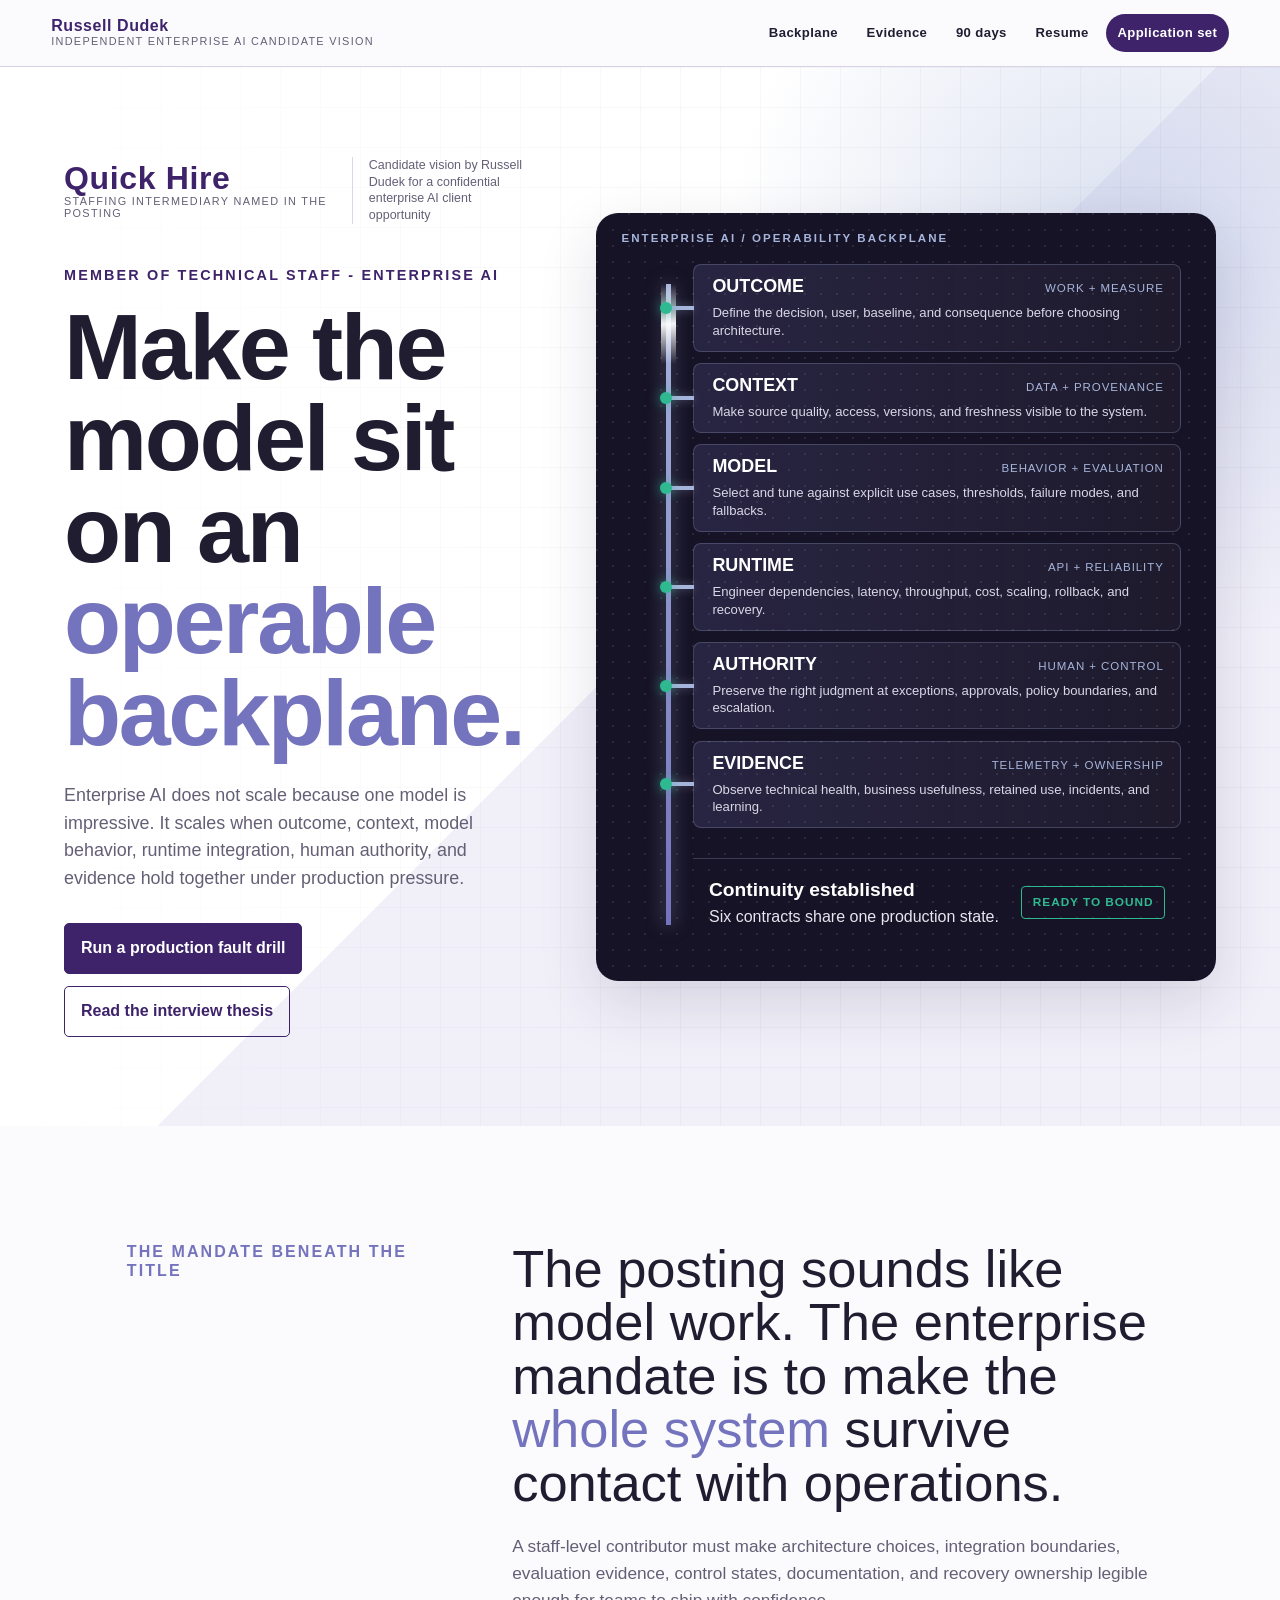
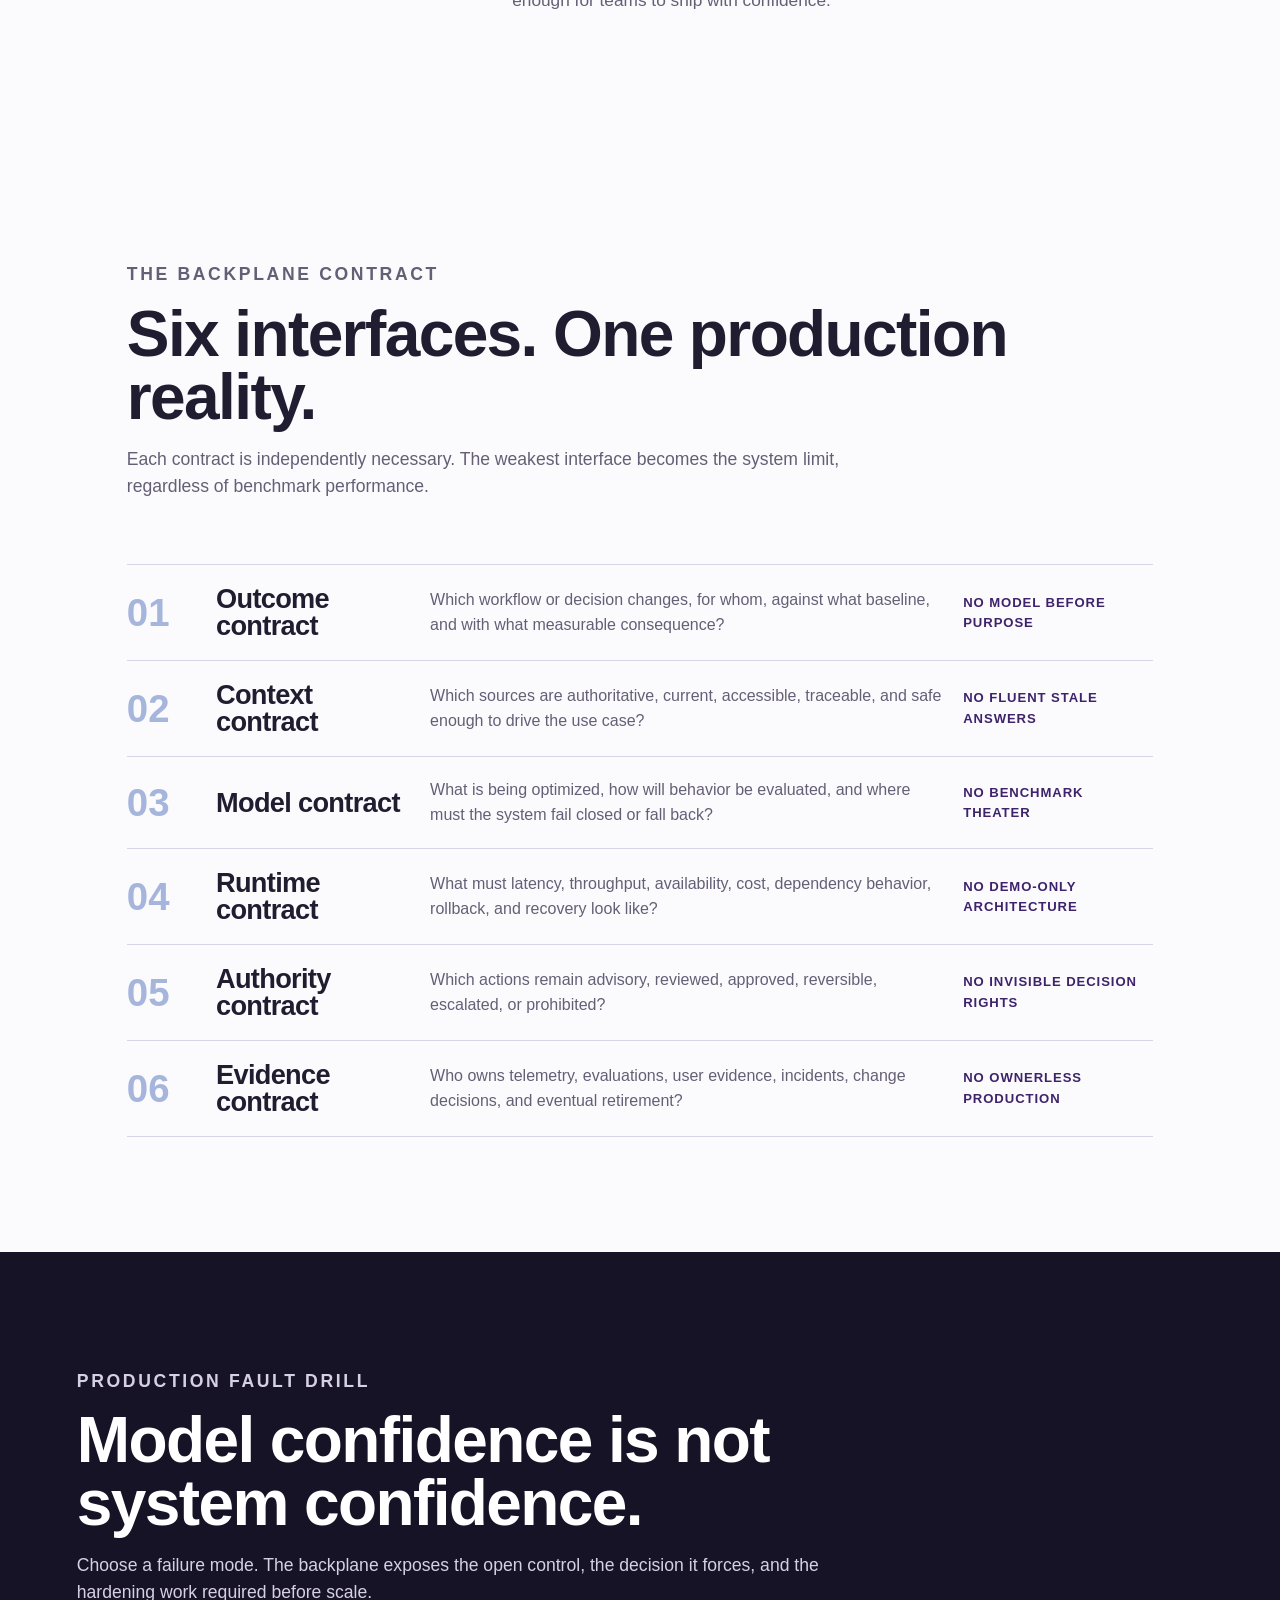
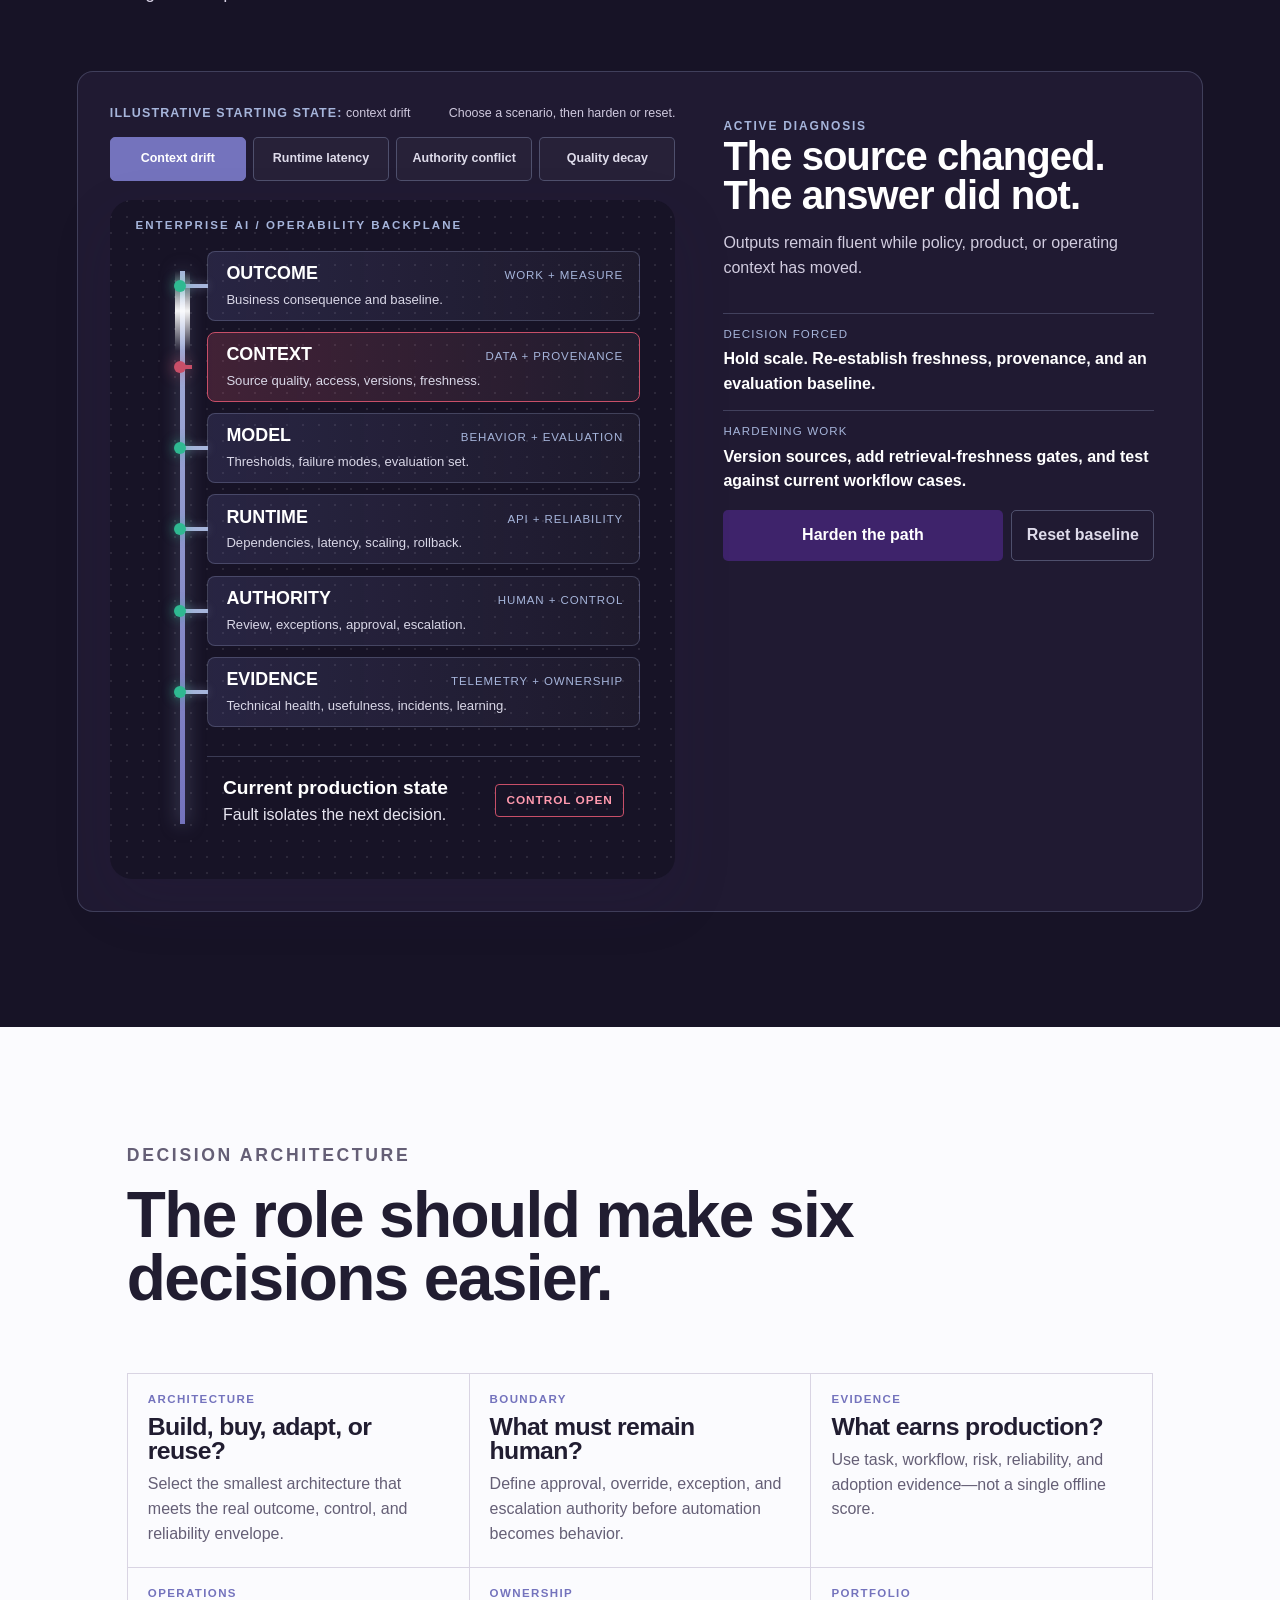
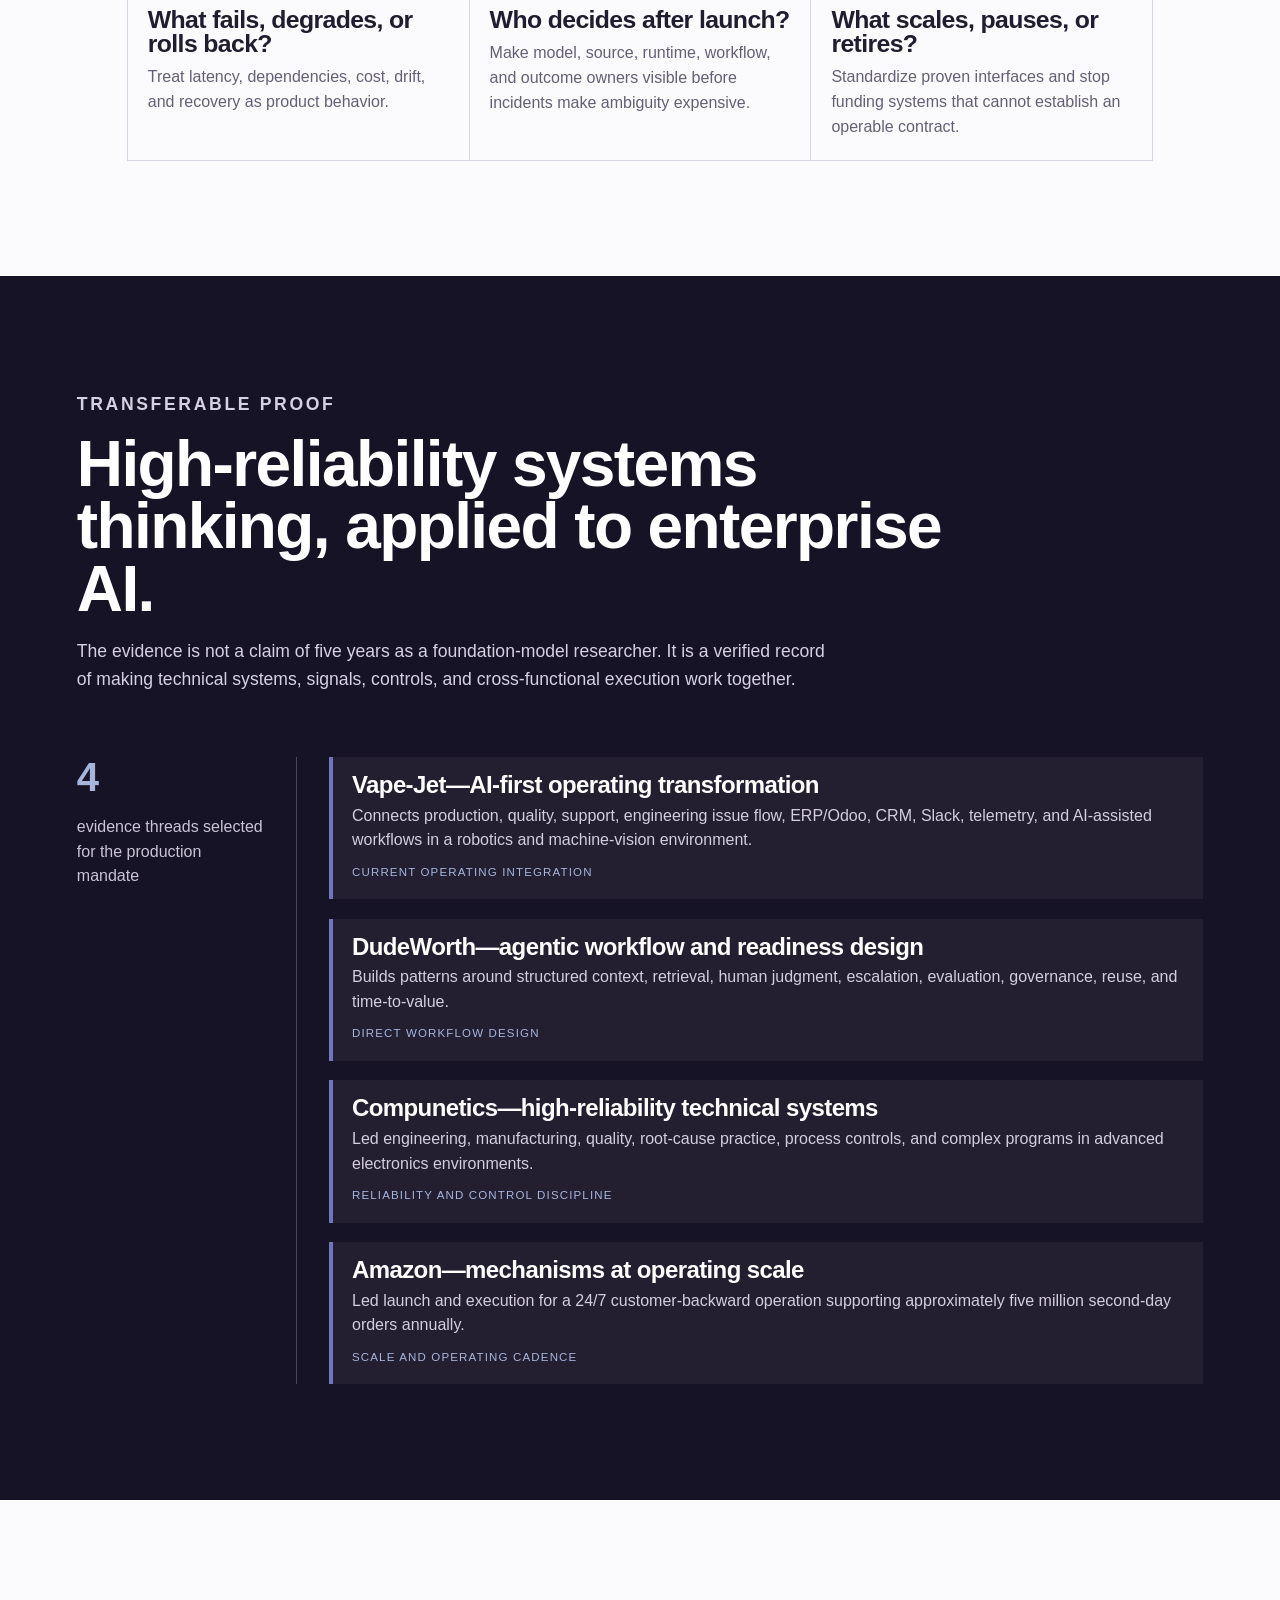
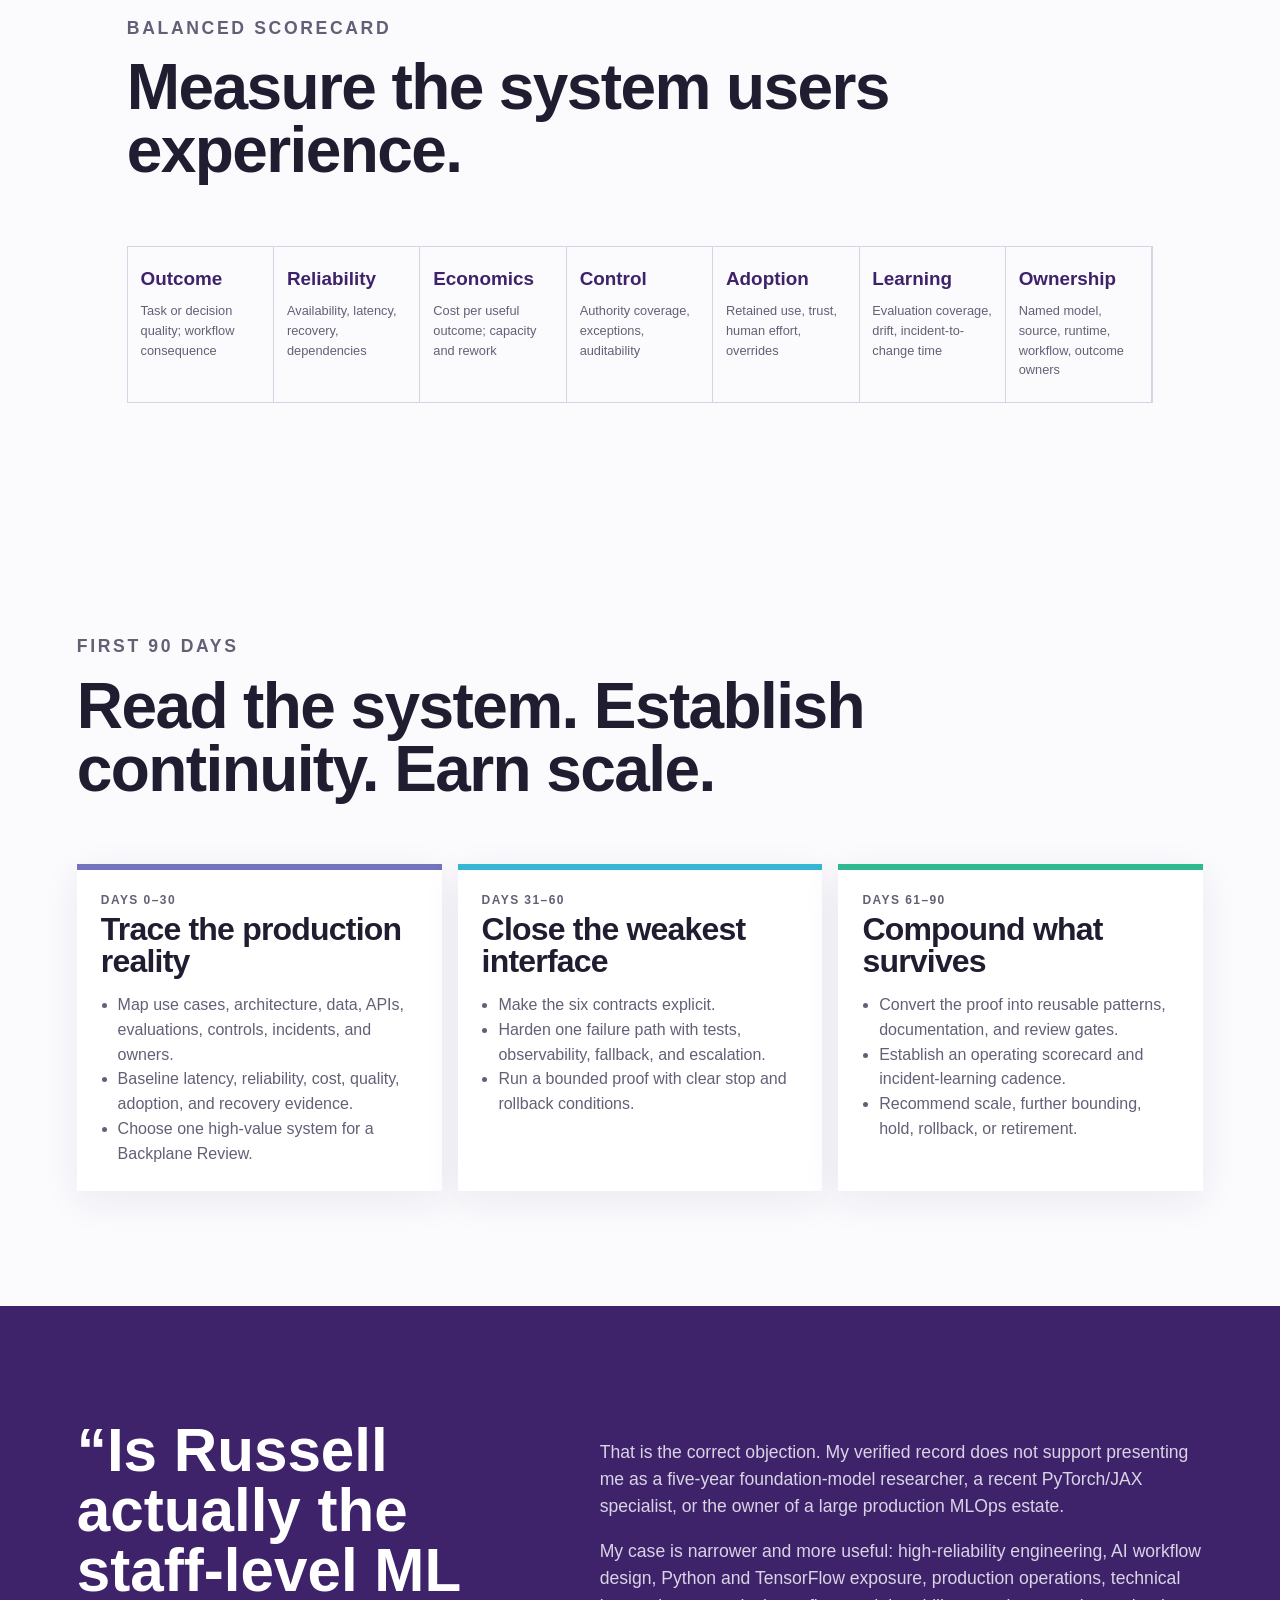
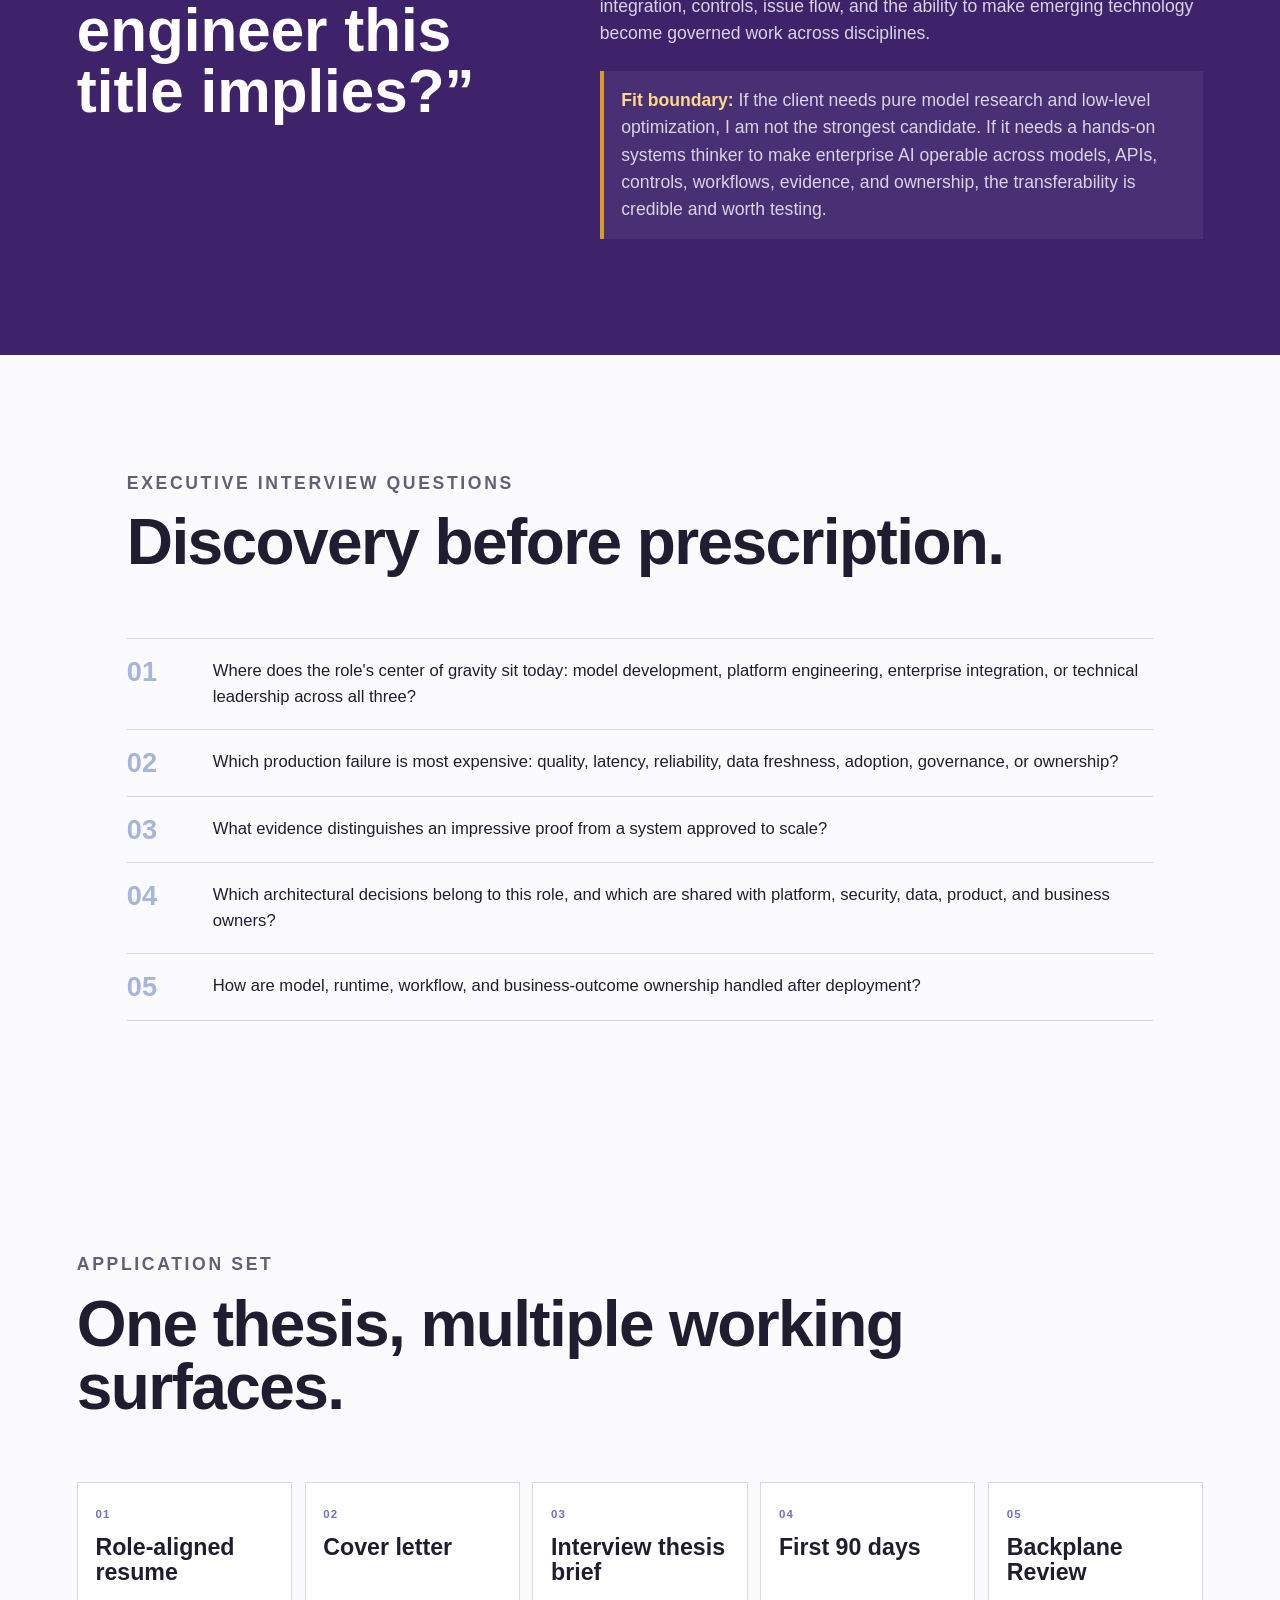
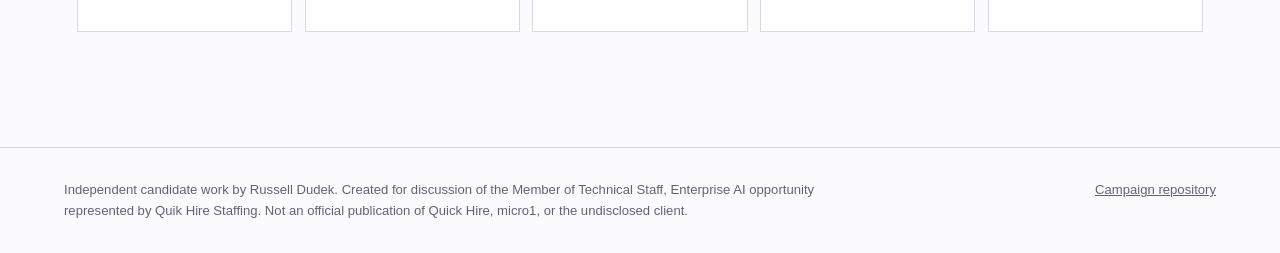
<file: index.html>
<!doctype html><html lang="en"><head><meta charset="utf-8"><meta name="viewport" content="width=device-width,initial-scale=1"><meta name="description" content="Independent candidate vision by Russell Dudek for a Member of Technical Staff, Enterprise AI opportunity represented by Quik Hire Staffing."><title>Russell Dudek | Enterprise AI Backplane</title><link rel="stylesheet" href="brand-tokens.css"><link rel="stylesheet" href="styles.css"><link rel="stylesheet" href="styles-components.css"></head><body><a class="skip-link" href="#main">Skip to content</a><nav class="site-nav" aria-label="Primary"><a class="nav-id" href="index.html"><strong>Russell Dudek</strong><span>Independent Enterprise AI candidate vision</span></a><div class="nav-links"><a href="#backplane">Backplane</a><a href="#evidence">Evidence</a><a href="#entry">90 days</a><a href="resume.html">Resume</a><a class="nav-cta" href="#documents">Application set</a></div></nav><main id="main"><header class="hero"><div class="hero-copy"><div class="employer-lockup"><div class="nav-id"><strong style="font-size:2rem;letter-spacing:.02em">Quick Hire</strong><span>Staffing intermediary named in the posting</span></div><div class="qualifier">Candidate vision by Russell Dudek for a confidential enterprise AI client opportunity</div></div><p class="eyebrow">Member of Technical Staff - Enterprise AI</p><h1>Make the model sit on an <strong>operable backplane.</strong></h1><p class="hero-lede">Enterprise AI does not scale because one model is impressive. It scales when outcome, context, model behavior, runtime integration, human authority, and evidence hold together under production pressure.</p><div class="hero-actions"><a class="button" href="#fault-lab">Run a production fault drill</a><a class="button secondary" href="interview-brief.html">Read the interview thesis</a></div></div><div class="hero-system" aria-label="Enterprise AI operability backplane"><div class="backplane-shell"><div class="backplane-board"><div class="trace-trunk" aria-hidden="true"></div><div class="backplane-slot"><div class="slot-label"><strong>Outcome</strong><span>work + measure</span></div><p>Define the decision, user, baseline, and consequence before choosing architecture.</p></div><div class="backplane-slot"><div class="slot-label"><strong>Context</strong><span>data + provenance</span></div><p>Make source quality, access, versions, and freshness visible to the system.</p></div><div class="backplane-slot"><div class="slot-label"><strong>Model</strong><span>behavior + evaluation</span></div><p>Select and tune against explicit use cases, thresholds, failure modes, and fallbacks.</p></div><div class="backplane-slot"><div class="slot-label"><strong>Runtime</strong><span>API + reliability</span></div><p>Engineer dependencies, latency, throughput, cost, scaling, rollback, and recovery.</p></div><div class="backplane-slot"><div class="slot-label"><strong>Authority</strong><span>human + control</span></div><p>Preserve the right judgment at exceptions, approvals, policy boundaries, and escalation.</p></div><div class="backplane-slot"><div class="slot-label"><strong>Evidence</strong><span>telemetry + ownership</span></div><p>Observe technical health, business usefulness, retained use, incidents, and learning.</p></div><div class="board-readout"><div><strong>Continuity established</strong><span>Six contracts share one production state.</span></div><div class="readout-state">READY TO BOUND</div></div></div></div></div></header><section class="section narrow"><div class="mandate-band"><div class="mandate-label">The mandate beneath the title</div><div><p class="mandate-claim">The posting sounds like model work. The enterprise mandate is to make the <em>whole system</em> survive contact with operations.</p><p class="mandate-note">A staff-level contributor must make architecture choices, integration boundaries, evaluation evidence, control states, documentation, and recovery ownership legible enough for teams to ship with confidence.</p></div></div></section><section class="section narrow" id="backplane"><div class="section-head"><p class="eyebrow">The Backplane Contract</p><h2>Six interfaces. One production reality.</h2><p>Each contract is independently necessary. The weakest interface becomes the system limit, regardless of benchmark performance.</p></div><div class="contract-stack"><article class="contract-row"><div class="contract-index">01</div><h3>Outcome contract</h3><p>Which workflow or decision changes, for whom, against what baseline, and with what measurable consequence?</p><div class="contract-check">No model before purpose</div></article><article class="contract-row"><div class="contract-index">02</div><h3>Context contract</h3><p>Which sources are authoritative, current, accessible, traceable, and safe enough to drive the use case?</p><div class="contract-check">No fluent stale answers</div></article><article class="contract-row"><div class="contract-index">03</div><h3>Model contract</h3><p>What is being optimized, how will behavior be evaluated, and where must the system fail closed or fall back?</p><div class="contract-check">No benchmark theater</div></article><article class="contract-row"><div class="contract-index">04</div><h3>Runtime contract</h3><p>What must latency, throughput, availability, cost, dependency behavior, rollback, and recovery look like?</p><div class="contract-check">No demo-only architecture</div></article><article class="contract-row"><div class="contract-index">05</div><h3>Authority contract</h3><p>Which actions remain advisory, reviewed, approved, reversible, escalated, or prohibited?</p><div class="contract-check">No invisible decision rights</div></article><article class="contract-row"><div class="contract-index">06</div><h3>Evidence contract</h3><p>Who owns telemetry, evaluations, user evidence, incidents, change decisions, and eventual retirement?</p><div class="contract-check">No ownerless production</div></article></div></section><section class="section dark" id="fault-lab"><div class="section-head"><p class="eyebrow">Production fault drill</p><h2>Model confidence is not system confidence.</h2><p>Choose a failure mode. The backplane exposes the open control, the decision it forces, and the hardening work required before scale.</p></div><div class="fault-lab"><div><div class="lab-orientation"><span><strong>Illustrative starting state:</strong> context drift</span><span>Choose a scenario, then harden or reset.</span></div><div class="scenario-tabs" role="tablist" aria-label="Enterprise AI fault scenarios"><button id="tab-drift" class="scenario-tab" role="tab" data-scenario="drift" aria-selected="true" aria-controls="fault-diagnosis">Context drift</button><button id="tab-latency" class="scenario-tab" role="tab" data-scenario="latency" aria-selected="false" aria-controls="fault-diagnosis" tabindex="-1">Runtime latency</button><button id="tab-authority" class="scenario-tab" role="tab" data-scenario="authority" aria-selected="false" aria-controls="fault-diagnosis" tabindex="-1">Authority conflict</button><button id="tab-decay" class="scenario-tab" role="tab" data-scenario="decay" aria-selected="false" aria-controls="fault-diagnosis" tabindex="-1">Quality decay</button></div><div class="backplane-shell lab-board"><div class="backplane-board"><div class="trace-trunk" aria-hidden="true"></div><div class="backplane-slot" data-slot="outcome"><div class="slot-label"><strong>Outcome</strong><span>work + measure</span></div><p>Business consequence and baseline.</p></div><div class="backplane-slot" data-slot="context"><div class="slot-label"><strong>Context</strong><span>data + provenance</span></div><p>Source quality, access, versions, freshness.</p></div><div class="backplane-slot" data-slot="model"><div class="slot-label"><strong>Model</strong><span>behavior + evaluation</span></div><p>Thresholds, failure modes, evaluation set.</p></div><div class="backplane-slot" data-slot="runtime"><div class="slot-label"><strong>Runtime</strong><span>API + reliability</span></div><p>Dependencies, latency, scaling, rollback.</p></div><div class="backplane-slot" data-slot="authority"><div class="slot-label"><strong>Authority</strong><span>human + control</span></div><p>Review, exceptions, approval, escalation.</p></div><div class="backplane-slot" data-slot="evidence"><div class="slot-label"><strong>Evidence</strong><span>telemetry + ownership</span></div><p>Technical health, usefulness, incidents, learning.</p></div><div class="board-readout"><div><strong>Current production state</strong><span>Fault isolates the next decision.</span></div><div class="readout-state fault" data-readout-state>CONTROL OPEN</div></div></div></div></div><aside id="fault-diagnosis" class="lab-details" role="tabpanel" aria-labelledby="tab-drift" aria-live="polite"><div><div class="detail-kicker">Active diagnosis</div><h3 data-detail-title>The source changed. The answer did not.</h3><p data-detail-symptom></p></div><div class="detail-grid"><div class="detail-item"><span>Decision forced</span><strong data-detail-decision></strong></div><div class="detail-item"><span>Hardening work</span><strong data-detail-hardening></strong></div></div><div class="lab-controls"><button class="button harden-button" type="button" data-harden>Harden the path</button><button class="reset-button" type="button" data-reset>Reset baseline</button></div></aside></div></section><section class="section narrow"><div class="section-head"><p class="eyebrow">Decision architecture</p><h2>The role should make six decisions easier.</h2></div><div class="decision-grid"><article class="decision-cell"><span>Architecture</span><h3>Build, buy, adapt, or reuse?</h3><p>Select the smallest architecture that meets the real outcome, control, and reliability envelope.</p></article><article class="decision-cell"><span>Boundary</span><h3>What must remain human?</h3><p>Define approval, override, exception, and escalation authority before automation becomes behavior.</p></article><article class="decision-cell"><span>Evidence</span><h3>What earns production?</h3><p>Use task, workflow, risk, reliability, and adoption evidence—not a single offline score.</p></article><article class="decision-cell"><span>Operations</span><h3>What fails, degrades, or rolls back?</h3><p>Treat latency, dependencies, cost, drift, and recovery as product behavior.</p></article><article class="decision-cell"><span>Ownership</span><h3>Who decides after launch?</h3><p>Make model, source, runtime, workflow, and outcome owners visible before incidents make ambiguity expensive.</p></article><article class="decision-cell"><span>Portfolio</span><h3>What scales, pauses, or retires?</h3><p>Standardize proven interfaces and stop funding systems that cannot establish an operable contract.</p></article></div></section><section class="section dark" id="evidence"><div class="section-head"><p class="eyebrow">Transferable proof</p><h2>High-reliability systems thinking, applied to enterprise AI.</h2><p>The evidence is not a claim of five years as a foundation-model researcher. It is a verified record of making technical systems, signals, controls, and cross-functional execution work together.</p></div><div class="evidence-trail"><div class="evidence-axis"><strong>4</strong><p>evidence threads selected for the production mandate</p></div><div class="evidence-items"><article class="evidence-item"><h3>Vape-Jet—AI-first operating transformation</h3><p>Connects production, quality, support, engineering issue flow, ERP/Odoo, CRM, Slack, telemetry, and AI-assisted workflows in a robotics and machine-vision environment.</p><span class="evidence-tag">Current operating integration</span></article><article class="evidence-item"><h3>DudeWorth—agentic workflow and readiness design</h3><p>Builds patterns around structured context, retrieval, human judgment, escalation, evaluation, governance, reuse, and time-to-value.</p><span class="evidence-tag">Direct workflow design</span></article><article class="evidence-item"><h3>Compunetics—high-reliability technical systems</h3><p>Led engineering, manufacturing, quality, root-cause practice, process controls, and complex programs in advanced electronics environments.</p><span class="evidence-tag">Reliability and control discipline</span></article><article class="evidence-item"><h3>Amazon—mechanisms at operating scale</h3><p>Led launch and execution for a 24/7 customer-backward operation supporting approximately five million second-day orders annually.</p><span class="evidence-tag">Scale and operating cadence</span></article></div></div></section><section class="section narrow"><div class="section-head"><p class="eyebrow">Balanced scorecard</p><h2>Measure the system users experience.</h2></div><div class="scorecard"><div class="score"><strong>Outcome</strong><span>Task or decision quality; workflow consequence</span></div><div class="score"><strong>Reliability</strong><span>Availability, latency, recovery, dependencies</span></div><div class="score"><strong>Economics</strong><span>Cost per useful outcome; capacity and rework</span></div><div class="score"><strong>Control</strong><span>Authority coverage, exceptions, auditability</span></div><div class="score"><strong>Adoption</strong><span>Retained use, trust, human effort, overrides</span></div><div class="score"><strong>Learning</strong><span>Evaluation coverage, drift, incident-to-change time</span></div><div class="score"><strong>Ownership</strong><span>Named model, source, runtime, workflow, outcome owners</span></div></div></section><section class="section" id="entry"><div class="section-head"><p class="eyebrow">First 90 days</p><h2>Read the system. Establish continuity. Earn scale.</h2></div><div class="entry-rail"><article class="entry-phase"><div class="day">Days 0–30</div><h3>Trace the production reality</h3><ul><li>Map use cases, architecture, data, APIs, evaluations, controls, incidents, and owners.</li><li>Baseline latency, reliability, cost, quality, adoption, and recovery evidence.</li><li>Choose one high-value system for a Backplane Review.</li></ul></article><article class="entry-phase"><div class="day">Days 31–60</div><h3>Close the weakest interface</h3><ul><li>Make the six contracts explicit.</li><li>Harden one failure path with tests, observability, fallback, and escalation.</li><li>Run a bounded proof with clear stop and rollback conditions.</li></ul></article><article class="entry-phase"><div class="day">Days 61–90</div><h3>Compound what survives</h3><ul><li>Convert the proof into reusable patterns, documentation, and review gates.</li><li>Establish an operating scorecard and incident-learning cadence.</li><li>Recommend scale, further bounding, hold, rollback, or retirement.</li></ul></article></div></section><section class="section violet"><div class="objection"><div class="question">“Is Russell actually the staff-level ML engineer this title implies?”</div><div class="answer"><p>That is the correct objection. My verified record does not support presenting me as a five-year foundation-model researcher, a recent PyTorch/JAX specialist, or the owner of a large production MLOps estate.</p><p>My case is narrower and more useful: high-reliability engineering, AI workflow design, Python and TensorFlow exposure, production operations, technical integration, controls, issue flow, and the ability to make emerging technology become governed work across disciplines.</p><div class="fit-boundary"><strong>Fit boundary:</strong> If the client needs pure model research and low-level optimization, I am not the strongest candidate. If it needs a hands-on systems thinker to make enterprise AI operable across models, APIs, controls, workflows, evidence, and ownership, the transferability is credible and worth testing.</div></div></div></section><section class="section narrow"><div class="section-head"><p class="eyebrow">Executive interview questions</p><h2>Discovery before prescription.</h2></div><div class="questions"><div class="question-row"><p>Where does the role's center of gravity sit today: model development, platform engineering, enterprise integration, or technical leadership across all three?</p></div><div class="question-row"><p>Which production failure is most expensive: quality, latency, reliability, data freshness, adoption, governance, or ownership?</p></div><div class="question-row"><p>What evidence distinguishes an impressive proof from a system approved to scale?</p></div><div class="question-row"><p>Which architectural decisions belong to this role, and which are shared with platform, security, data, product, and business owners?</p></div><div class="question-row"><p>How are model, runtime, workflow, and business-outcome ownership handled after deployment?</p></div></div></section><section class="section" id="documents"><div class="section-head"><p class="eyebrow">Application set</p><h2>One thesis, multiple working surfaces.</h2></div><div class="documents"><a class="document-link" href="resume.html"><span>01</span><strong>Role-aligned resume</strong></a><a class="document-link" href="cover-letter.html"><span>02</span><strong>Cover letter</strong></a><a class="document-link" href="interview-brief.html"><span>03</span><strong>Interview thesis brief</strong></a><a class="document-link" href="90-day-plan.html"><span>04</span><strong>First 90 days</strong></a><a class="document-link" href="backplane-review.html"><span>05</span><strong>Backplane Review</strong></a></div></section></main><footer class="site-footer"><p>Independent candidate work by Russell Dudek. Created for discussion of the Member of Technical Staff, Enterprise AI opportunity represented by Quik Hire Staffing. Not an official publication of Quick Hire, micro1, or the undisclosed client.</p><p><a href="https://github.com/russelldudek/Quick">Campaign repository</a></p></footer><script src="app.js"></script></body></html>
</file>
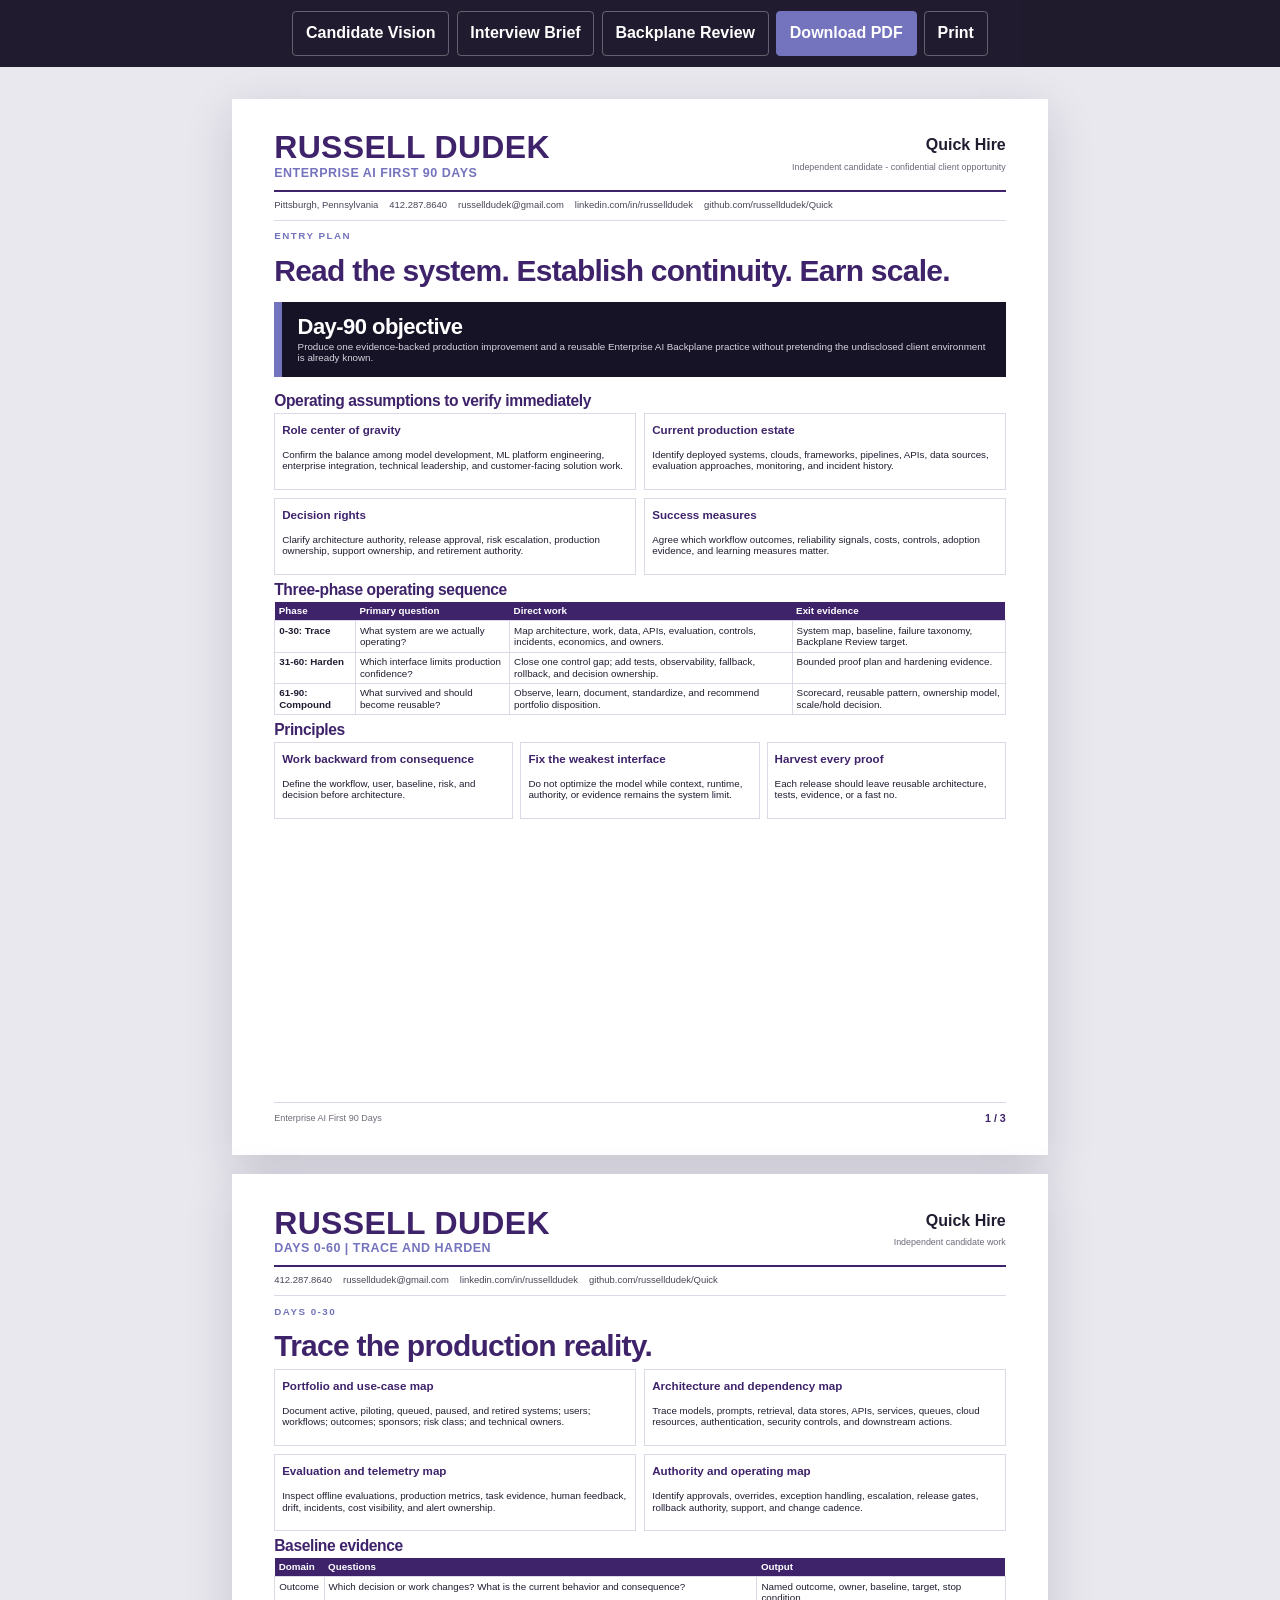
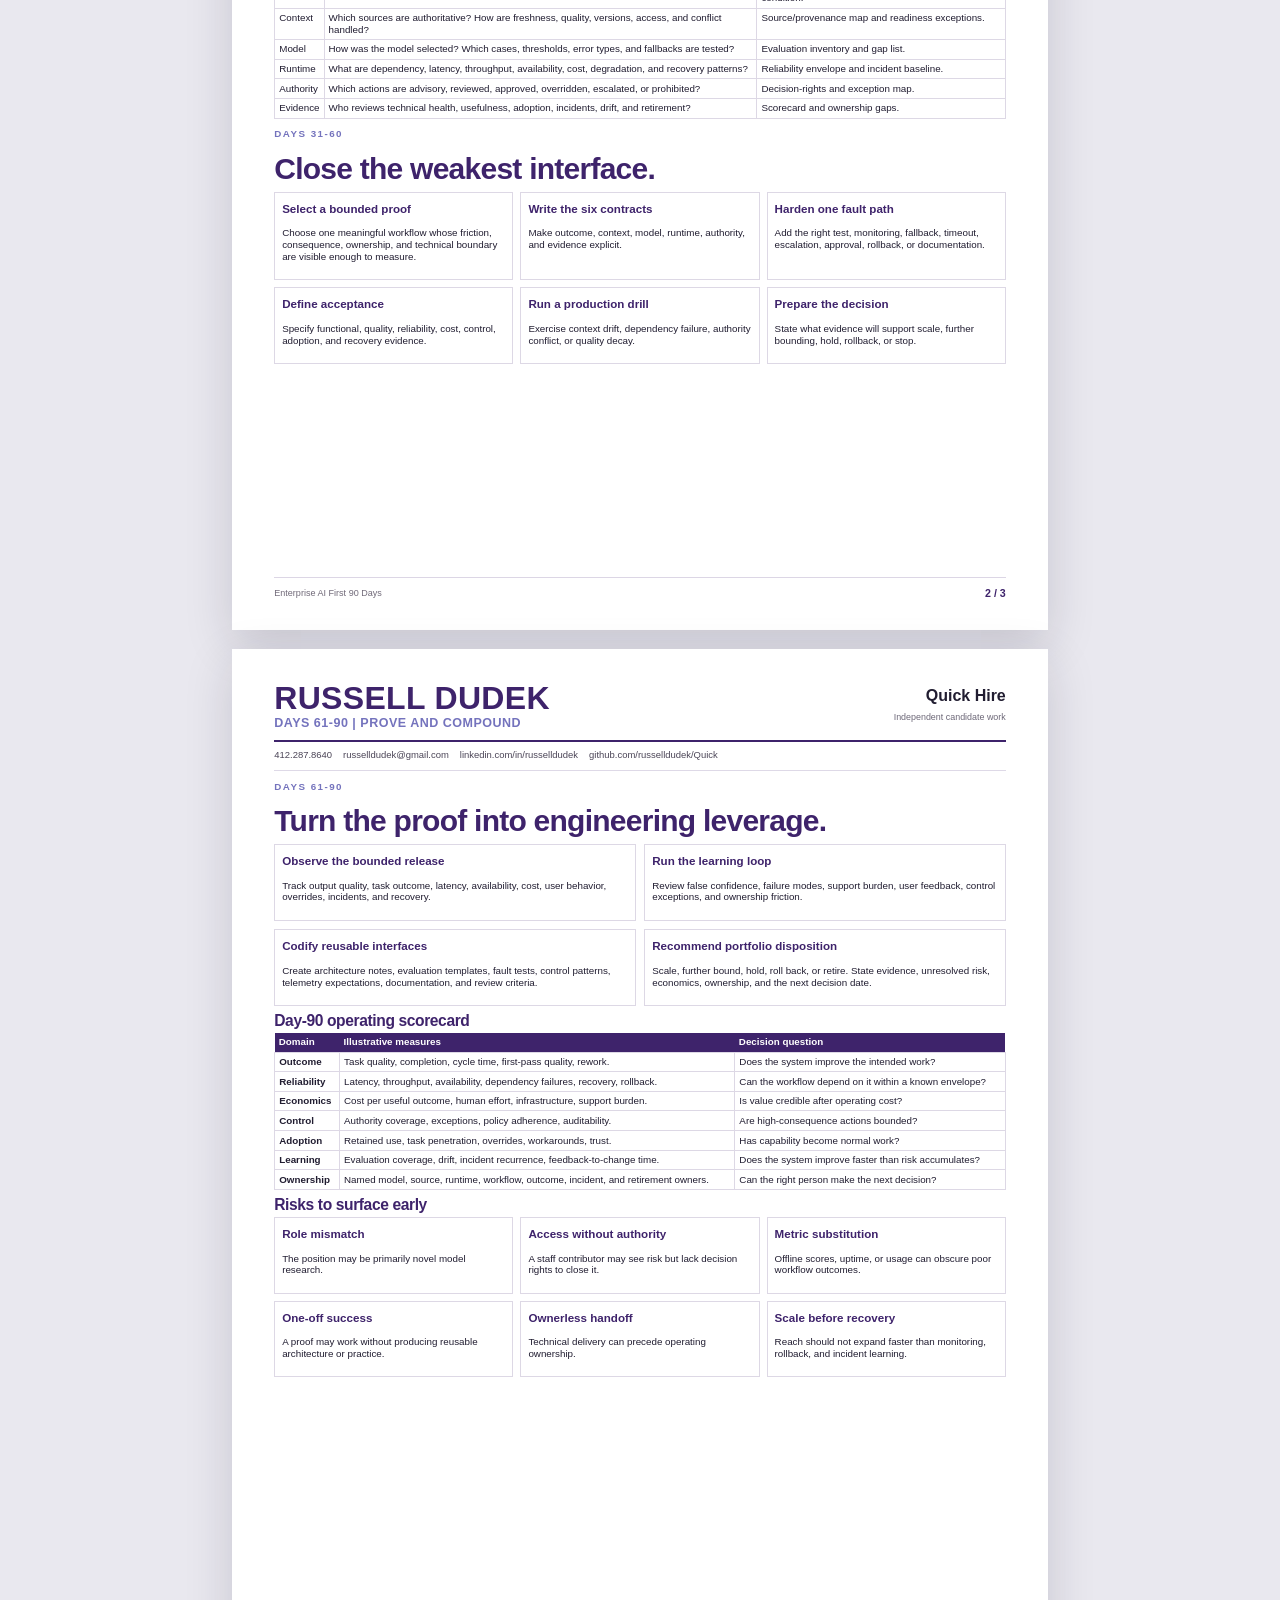
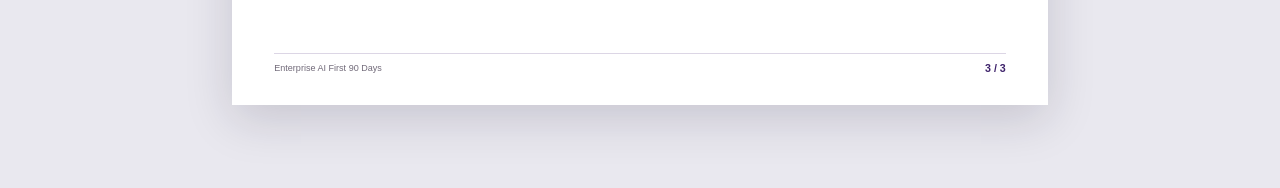
<file: 90-day-plan.html>
<!doctype html><html lang="en"><head><meta charset="utf-8"><meta name="viewport" content="width=device-width,initial-scale=1"><meta name="description" content="First 90 days plan for an Enterprise AI Member of Technical Staff opportunity."><title>Russell Dudek - Enterprise AI First 90 Days</title><link rel="stylesheet" href="brand-tokens.css"><link rel="stylesheet" href="styles.css"><link rel="stylesheet" href="styles-components.css"></head><body class="document-body"><div class="document-actions"><a href="index.html">Candidate Vision</a><a href="interview-brief.html">Interview Brief</a><a href="backplane-review.html">Backplane Review</a><a class="primary" href="docs/Russell-Dudek-Enterprise-AI-First-90-Days.pdf">Download PDF</a><button onclick="window.print()">Print</button></div><main class="document-shell"><section class="paper report-page"><div class="paper-inner"><header class="doc-header"><div><div class="doc-name">Russell Dudek</div><div class="doc-identity">Enterprise AI First 90 Days</div></div><div class="doc-employer"><strong>Quick Hire</strong><small>Independent candidate - confidential client opportunity</small></div></header><div class="doc-contact"><span>Pittsburgh, Pennsylvania</span><span>412.287.8640</span><span>russelldudek@gmail.com</span><span>linkedin.com/in/russelldudek</span><span>github.com/russelldudek/Quick</span></div><p class="report-kicker">Entry plan</p><h1>Read the system. Establish continuity. Earn scale.</h1><div class="report-hero"><h2>Day-90 objective</h2><p>Produce one evidence-backed production improvement and a reusable Enterprise AI Backplane practice without pretending the undisclosed client environment is already known.</p></div><h2>Operating assumptions to verify immediately</h2><div class="report-grid-2"><div class="report-card"><strong>Role center of gravity</strong><p>Confirm the balance among model development, ML platform engineering, enterprise integration, technical leadership, and customer-facing solution work.</p></div><div class="report-card"><strong>Current production estate</strong><p>Identify deployed systems, clouds, frameworks, pipelines, APIs, data sources, evaluation approaches, monitoring, and incident history.</p></div><div class="report-card"><strong>Decision rights</strong><p>Clarify architecture authority, release approval, risk escalation, production ownership, support ownership, and retirement authority.</p></div><div class="report-card"><strong>Success measures</strong><p>Agree which workflow outcomes, reliability signals, costs, controls, adoption evidence, and learning measures matter.</p></div></div><h2>Three-phase operating sequence</h2><table class="report-table"><tr><th>Phase</th><th>Primary question</th><th>Direct work</th><th>Exit evidence</th></tr><tr><td><strong>0-30: Trace</strong></td><td>What system are we actually operating?</td><td>Map architecture, work, data, APIs, evaluation, controls, incidents, economics, and owners.</td><td>System map, baseline, failure taxonomy, Backplane Review target.</td></tr><tr><td><strong>31-60: Harden</strong></td><td>Which interface limits production confidence?</td><td>Close one control gap; add tests, observability, fallback, rollback, and decision ownership.</td><td>Bounded proof plan and hardening evidence.</td></tr><tr><td><strong>61-90: Compound</strong></td><td>What survived and should become reusable?</td><td>Observe, learn, document, standardize, and recommend portfolio disposition.</td><td>Scorecard, reusable pattern, ownership model, scale/hold decision.</td></tr></table><h2>Principles</h2><div class="report-grid-3"><div class="report-card"><strong>Work backward from consequence</strong><p>Define the workflow, user, baseline, risk, and decision before architecture.</p></div><div class="report-card"><strong>Fix the weakest interface</strong><p>Do not optimize the model while context, runtime, authority, or evidence remains the system limit.</p></div><div class="report-card"><strong>Harvest every proof</strong><p>Each release should leave reusable architecture, tests, evidence, or a fast no.</p></div></div><footer class="doc-footer"><span>Enterprise AI First 90 Days</span><span class="page-no">1 / 3</span></footer></div></section><section class="paper report-page"><div class="paper-inner"><header class="doc-header"><div><div class="doc-name">Russell Dudek</div><div class="doc-identity">Days 0-60 | Trace and Harden</div></div><div class="doc-employer"><strong>Quick Hire</strong><small>Independent candidate work</small></div></header><div class="doc-contact"><span>412.287.8640</span><span>russelldudek@gmail.com</span><span>linkedin.com/in/russelldudek</span><span>github.com/russelldudek/Quick</span></div><p class="report-kicker">Days 0-30</p><h1>Trace the production reality.</h1><div class="report-grid-2"><div class="report-card"><strong>Portfolio and use-case map</strong><p>Document active, piloting, queued, paused, and retired systems; users; workflows; outcomes; sponsors; risk class; and technical owners.</p></div><div class="report-card"><strong>Architecture and dependency map</strong><p>Trace models, prompts, retrieval, data stores, APIs, services, queues, cloud resources, authentication, security controls, and downstream actions.</p></div><div class="report-card"><strong>Evaluation and telemetry map</strong><p>Inspect offline evaluations, production metrics, task evidence, human feedback, drift, incidents, cost visibility, and alert ownership.</p></div><div class="report-card"><strong>Authority and operating map</strong><p>Identify approvals, overrides, exception handling, escalation, release gates, rollback authority, support, and change cadence.</p></div></div><h2>Baseline evidence</h2><table class="report-table"><tr><th>Domain</th><th>Questions</th><th>Output</th></tr><tr><td>Outcome</td><td>Which decision or work changes? What is the current behavior and consequence?</td><td>Named outcome, owner, baseline, target, stop condition.</td></tr><tr><td>Context</td><td>Which sources are authoritative? How are freshness, quality, versions, access, and conflict handled?</td><td>Source/provenance map and readiness exceptions.</td></tr><tr><td>Model</td><td>How was the model selected? Which cases, thresholds, error types, and fallbacks are tested?</td><td>Evaluation inventory and gap list.</td></tr><tr><td>Runtime</td><td>What are dependency, latency, throughput, availability, cost, degradation, and recovery patterns?</td><td>Reliability envelope and incident baseline.</td></tr><tr><td>Authority</td><td>Which actions are advisory, reviewed, approved, overridden, escalated, or prohibited?</td><td>Decision-rights and exception map.</td></tr><tr><td>Evidence</td><td>Who reviews technical health, usefulness, adoption, incidents, drift, and retirement?</td><td>Scorecard and ownership gaps.</td></tr></table><p class="report-kicker">Days 31-60</p><h1>Close the weakest interface.</h1><div class="report-grid-3"><div class="report-card"><strong>Select a bounded proof</strong><p>Choose one meaningful workflow whose friction, consequence, ownership, and technical boundary are visible enough to measure.</p></div><div class="report-card"><strong>Write the six contracts</strong><p>Make outcome, context, model, runtime, authority, and evidence explicit.</p></div><div class="report-card"><strong>Harden one fault path</strong><p>Add the right test, monitoring, fallback, timeout, escalation, approval, rollback, or documentation.</p></div><div class="report-card"><strong>Define acceptance</strong><p>Specify functional, quality, reliability, cost, control, adoption, and recovery evidence.</p></div><div class="report-card"><strong>Run a production drill</strong><p>Exercise context drift, dependency failure, authority conflict, or quality decay.</p></div><div class="report-card"><strong>Prepare the decision</strong><p>State what evidence will support scale, further bounding, hold, rollback, or stop.</p></div></div><footer class="doc-footer"><span>Enterprise AI First 90 Days</span><span class="page-no">2 / 3</span></footer></div></section><section class="paper report-page"><div class="paper-inner"><header class="doc-header"><div><div class="doc-name">Russell Dudek</div><div class="doc-identity">Days 61-90 | Prove and Compound</div></div><div class="doc-employer"><strong>Quick Hire</strong><small>Independent candidate work</small></div></header><div class="doc-contact"><span>412.287.8640</span><span>russelldudek@gmail.com</span><span>linkedin.com/in/russelldudek</span><span>github.com/russelldudek/Quick</span></div><p class="report-kicker">Days 61-90</p><h1>Turn the proof into engineering leverage.</h1><div class="report-grid-2"><div class="report-card"><strong>Observe the bounded release</strong><p>Track output quality, task outcome, latency, availability, cost, user behavior, overrides, incidents, and recovery.</p></div><div class="report-card"><strong>Run the learning loop</strong><p>Review false confidence, failure modes, support burden, user feedback, control exceptions, and ownership friction.</p></div><div class="report-card"><strong>Codify reusable interfaces</strong><p>Create architecture notes, evaluation templates, fault tests, control patterns, telemetry expectations, documentation, and review criteria.</p></div><div class="report-card"><strong>Recommend portfolio disposition</strong><p>Scale, further bound, hold, roll back, or retire. State evidence, unresolved risk, economics, ownership, and the next decision date.</p></div></div><h2>Day-90 operating scorecard</h2><table class="report-table"><tr><th>Domain</th><th>Illustrative measures</th><th>Decision question</th></tr><tr><td><strong>Outcome</strong></td><td>Task quality, completion, cycle time, first-pass quality, rework.</td><td>Does the system improve the intended work?</td></tr><tr><td><strong>Reliability</strong></td><td>Latency, throughput, availability, dependency failures, recovery, rollback.</td><td>Can the workflow depend on it within a known envelope?</td></tr><tr><td><strong>Economics</strong></td><td>Cost per useful outcome, human effort, infrastructure, support burden.</td><td>Is value credible after operating cost?</td></tr><tr><td><strong>Control</strong></td><td>Authority coverage, exceptions, policy adherence, auditability.</td><td>Are high-consequence actions bounded?</td></tr><tr><td><strong>Adoption</strong></td><td>Retained use, task penetration, overrides, workarounds, trust.</td><td>Has capability become normal work?</td></tr><tr><td><strong>Learning</strong></td><td>Evaluation coverage, drift, incident recurrence, feedback-to-change time.</td><td>Does the system improve faster than risk accumulates?</td></tr><tr><td><strong>Ownership</strong></td><td>Named model, source, runtime, workflow, outcome, incident, and retirement owners.</td><td>Can the right person make the next decision?</td></tr></table><h2>Risks to surface early</h2><div class="report-grid-3"><div class="report-card"><strong>Role mismatch</strong><p>The position may be primarily novel model research.</p></div><div class="report-card"><strong>Access without authority</strong><p>A staff contributor may see risk but lack decision rights to close it.</p></div><div class="report-card"><strong>Metric substitution</strong><p>Offline scores, uptime, or usage can obscure poor workflow outcomes.</p></div><div class="report-card"><strong>One-off success</strong><p>A proof may work without producing reusable architecture or practice.</p></div><div class="report-card"><strong>Ownerless handoff</strong><p>Technical delivery can precede operating ownership.</p></div><div class="report-card"><strong>Scale before recovery</strong><p>Reach should not expand faster than monitoring, rollback, and incident learning.</p></div></div><footer class="doc-footer"><span>Enterprise AI First 90 Days</span><span class="page-no">3 / 3</span></footer></div></section></main></body></html>
</file>
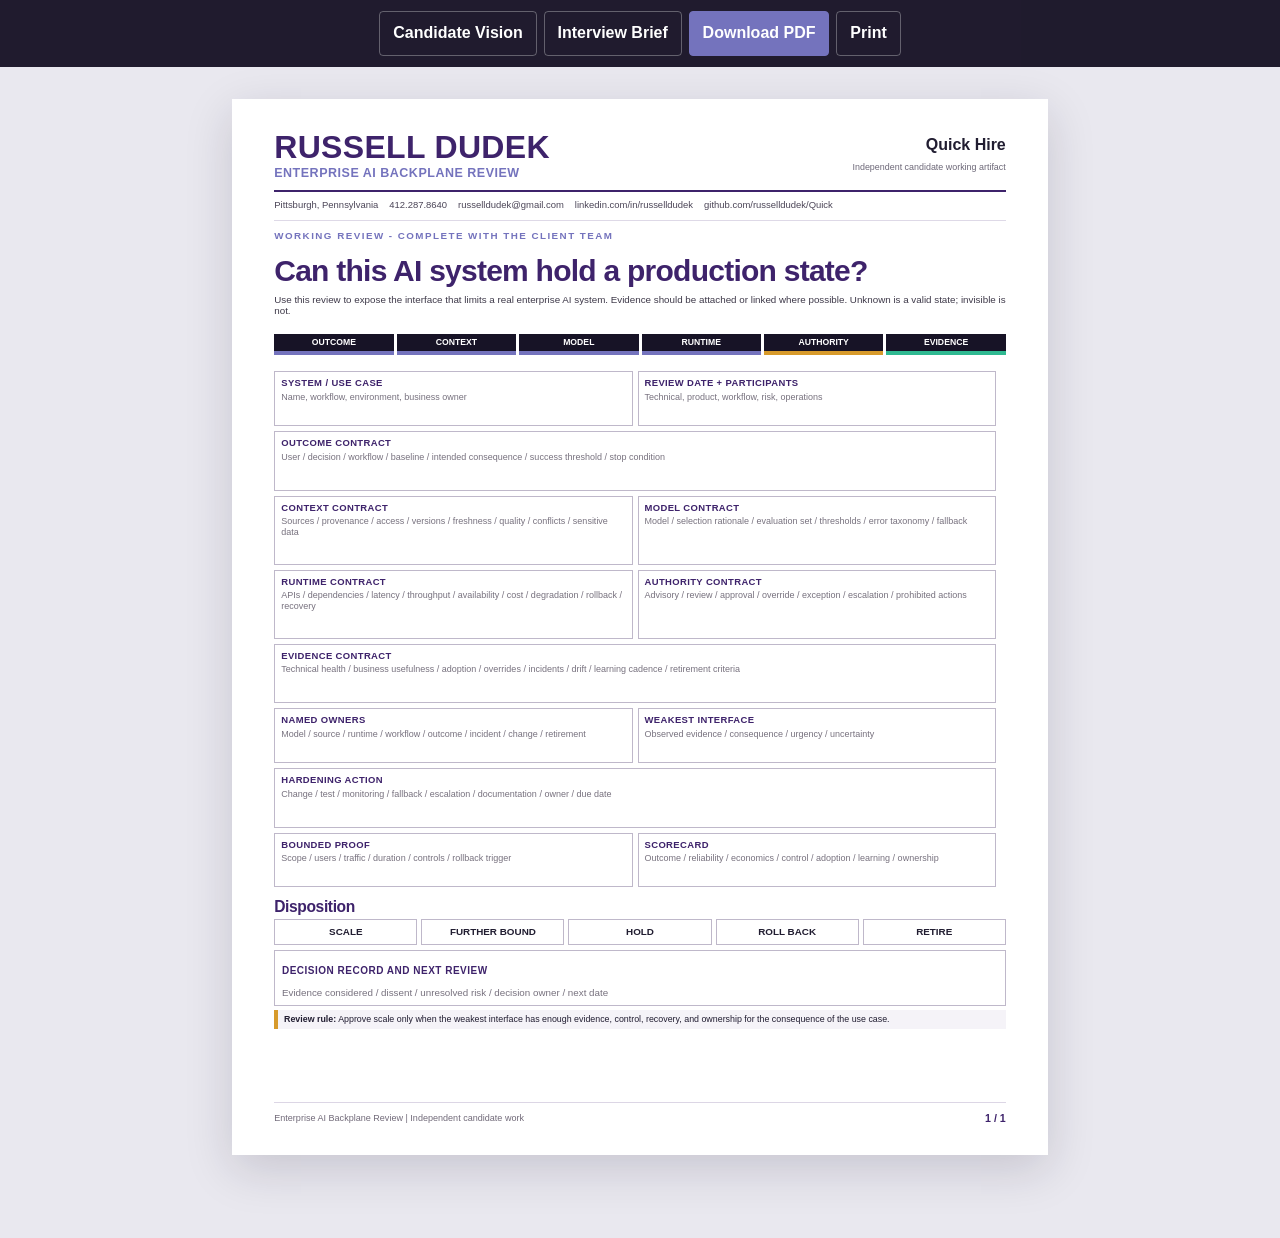
<file: backplane-review.html>
<!doctype html><html lang="en"><head><meta charset="utf-8"><meta name="viewport" content="width=device-width,initial-scale=1"><meta name="description" content="Enterprise AI Backplane Review worksheet by Russell Dudek."><title>Russell Dudek - Enterprise AI Backplane Review</title><link rel="stylesheet" href="brand-tokens.css"><link rel="stylesheet" href="styles.css"><link rel="stylesheet" href="styles-components.css"></head><body class="document-body"><div class="document-actions"><a href="index.html">Candidate Vision</a><a href="interview-brief.html">Interview Brief</a><a class="primary" href="docs/Russell-Dudek-Enterprise-AI-Backplane-Review.pdf">Download PDF</a><button onclick="window.print()">Print</button></div><main class="document-shell"><section class="paper report-page"><div class="paper-inner"><header class="doc-header"><div><div class="doc-name">Russell Dudek</div><div class="doc-identity">Enterprise AI Backplane Review</div></div><div class="doc-employer"><strong>Quick Hire</strong><small>Independent candidate working artifact</small></div></header><div class="doc-contact"><span>Pittsburgh, Pennsylvania</span><span>412.287.8640</span><span>russelldudek@gmail.com</span><span>linkedin.com/in/russelldudek</span><span>github.com/russelldudek/Quick</span></div><p class="report-kicker">Working review - complete with the client team</p><h1>Can this AI system hold a production state?</h1><p class="doc-summary">Use this review to expose the interface that limits a real enterprise AI system. Evidence should be attached or linked where possible. Unknown is a valid state; invisible is not.</p><div class="backplane-mini"><div>OUTCOME</div><div>CONTEXT</div><div>MODEL</div><div>RUNTIME</div><div>AUTHORITY</div><div>EVIDENCE</div></div><table class="review-table"><tr><td><strong>System / use case</strong><p>Name, workflow, environment, business owner</p></td><td><strong>Review date + participants</strong><p>Technical, product, workflow, risk, operations</p></td></tr><tr><td class="wide" colspan="2"><strong>Outcome contract</strong><p>User / decision / workflow / baseline / intended consequence / success threshold / stop condition</p></td></tr><tr><td class="tall"><strong>Context contract</strong><p>Sources / provenance / access / versions / freshness / quality / conflicts / sensitive data</p></td><td class="tall"><strong>Model contract</strong><p>Model / selection rationale / evaluation set / thresholds / error taxonomy / fallback</p></td></tr><tr><td class="tall"><strong>Runtime contract</strong><p>APIs / dependencies / latency / throughput / availability / cost / degradation / rollback / recovery</p></td><td class="tall"><strong>Authority contract</strong><p>Advisory / review / approval / override / exception / escalation / prohibited actions</p></td></tr><tr><td class="wide" colspan="2"><strong>Evidence contract</strong><p>Technical health / business usefulness / adoption / overrides / incidents / drift / learning cadence / retirement criteria</p></td></tr><tr><td><strong>Named owners</strong><p>Model / source / runtime / workflow / outcome / incident / change / retirement</p></td><td><strong>Weakest interface</strong><p>Observed evidence / consequence / urgency / uncertainty</p></td></tr><tr><td class="wide" colspan="2"><strong>Hardening action</strong><p>Change / test / monitoring / fallback / escalation / documentation / owner / due date</p></td></tr><tr><td><strong>Bounded proof</strong><p>Scope / users / traffic / duration / controls / rollback trigger</p></td><td><strong>Scorecard</strong><p>Outcome / reliability / economics / control / adoption / learning / ownership</p></td></tr></table><h2>Disposition</h2><div class="disposition-row"><div>SCALE</div><div>FURTHER BOUND</div><div>HOLD</div><div>ROLL BACK</div><div>RETIRE</div></div><div class="review-field" style="margin-top:.05in;min-height:.4in"><strong>Decision record and next review</strong><p>Evidence considered / dissent / unresolved risk / decision owner / next date</p></div><div class="report-note review-rule"><strong>Review rule:</strong> Approve scale only when the weakest interface has enough evidence, control, recovery, and ownership for the consequence of the use case.</div><footer class="doc-footer"><span>Enterprise AI Backplane Review | Independent candidate work</span><span class="page-no">1 / 1</span></footer></div></section></main></body></html>
</file>
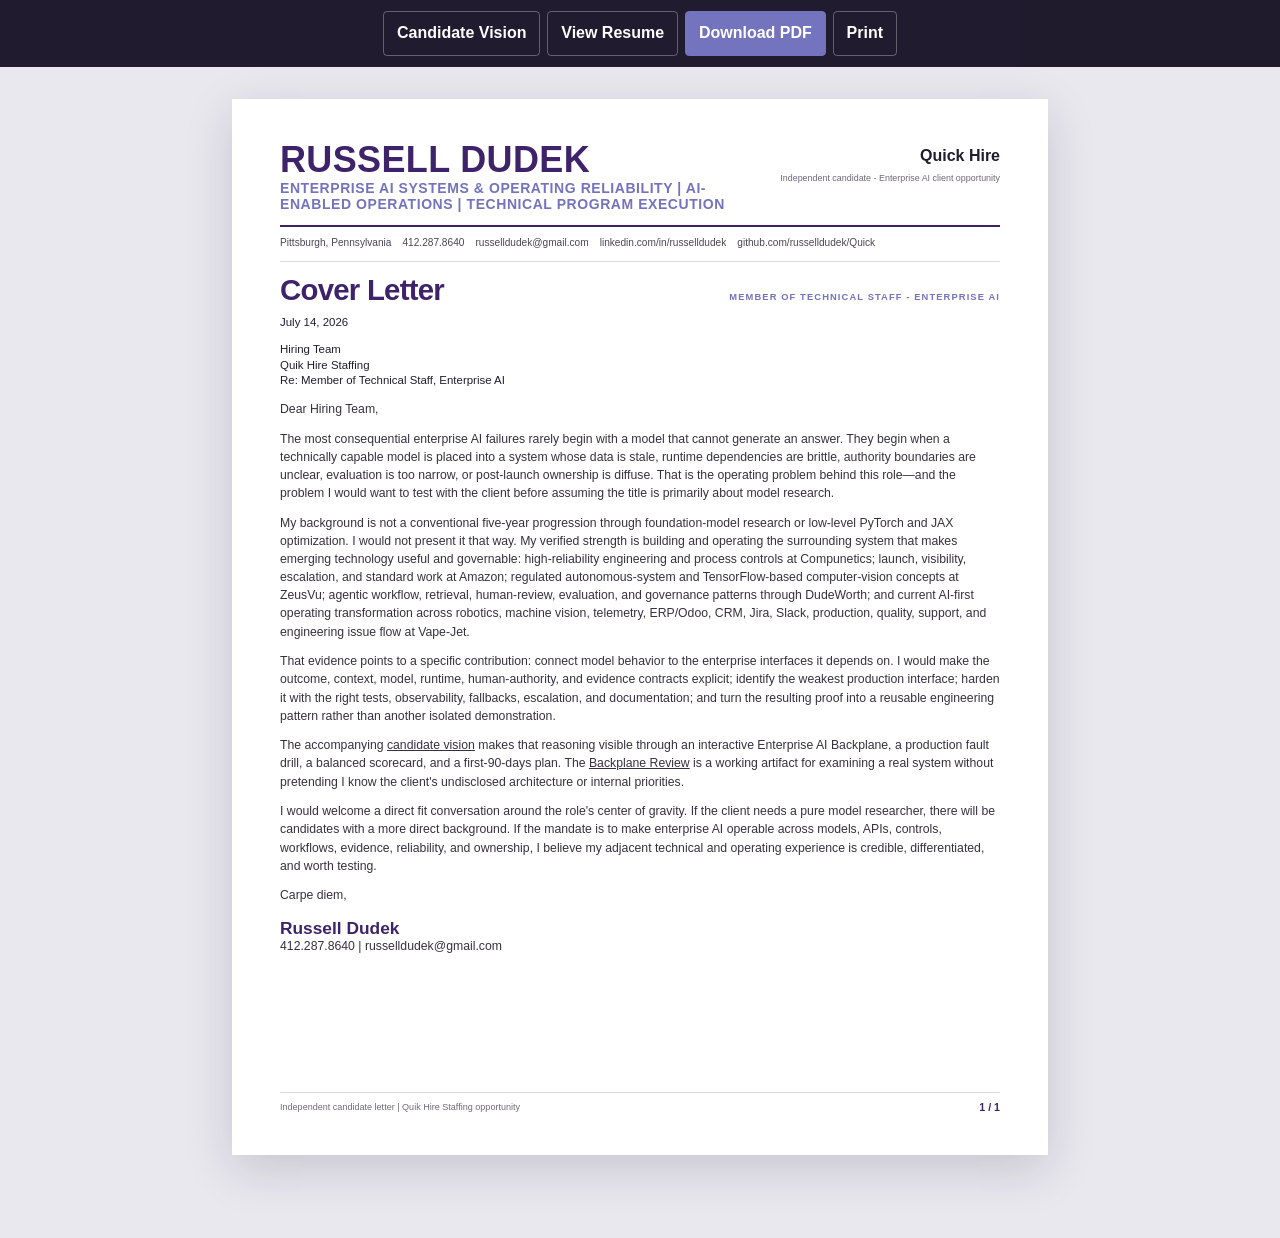
<file: cover-letter.html>
<!doctype html><html lang="en"><head><meta charset="utf-8"><meta name="viewport" content="width=device-width,initial-scale=1"><meta name="description" content="Russell Dudek cover letter for the Member of Technical Staff, Enterprise AI opportunity."><title>Russell Dudek - Enterprise AI Cover Letter</title><link rel="stylesheet" href="brand-tokens.css"><link rel="stylesheet" href="styles.css"><link rel="stylesheet" href="styles-components.css"></head><body class="document-body"><div class="document-actions"><a href="index.html">Candidate Vision</a><a href="resume.html">View Resume</a><a class="primary" href="docs/Russell-Dudek-Quik-Hire-Enterprise-AI-Cover-Letter.pdf">Download PDF</a><button onclick="window.print()">Print</button></div><main class="document-shell"><section class="paper"><div class="paper-inner"><header class="doc-header"><div><div class="doc-name">Russell Dudek</div><div class="doc-identity">Enterprise AI Systems & Operating Reliability | AI-Enabled Operations | Technical Program Execution</div></div><div class="doc-employer"><strong>Quick Hire</strong><small>Independent candidate - Enterprise AI client opportunity</small></div></header><div class="doc-contact"><span>Pittsburgh, Pennsylvania</span><span>412.287.8640</span><a href="mailto:russelldudek@gmail.com">russelldudek@gmail.com</a><a href="https://www.linkedin.com/in/russelldudek">linkedin.com/in/russelldudek</a><a href="https://github.com/russelldudek/Quick">github.com/russelldudek/Quick</a></div><div class="doc-titlebar"><h1>Cover Letter</h1><span>Member of Technical Staff - Enterprise AI</span></div><div class="letter-date">July 14, 2026</div><div class="letter-address">Hiring Team<br>Quik Hire Staffing<br>Re: Member of Technical Staff, Enterprise AI</div><div class="letter-body"><p>Dear Hiring Team,</p><p>The most consequential enterprise AI failures rarely begin with a model that cannot generate an answer. They begin when a technically capable model is placed into a system whose data is stale, runtime dependencies are brittle, authority boundaries are unclear, evaluation is too narrow, or post-launch ownership is diffuse. That is the operating problem behind this role—and the problem I would want to test with the client before assuming the title is primarily about model research.</p><p>My background is not a conventional five-year progression through foundation-model research or low-level PyTorch and JAX optimization. I would not present it that way. My verified strength is building and operating the surrounding system that makes emerging technology useful and governable: high-reliability engineering and process controls at Compunetics; launch, visibility, escalation, and standard work at Amazon; regulated autonomous-system and TensorFlow-based computer-vision concepts at ZeusVu; agentic workflow, retrieval, human-review, evaluation, and governance patterns through DudeWorth; and current AI-first operating transformation across robotics, machine vision, telemetry, ERP/Odoo, CRM, Jira, Slack, production, quality, support, and engineering issue flow at Vape-Jet.</p><p>That evidence points to a specific contribution: connect model behavior to the enterprise interfaces it depends on. I would make the outcome, context, model, runtime, human-authority, and evidence contracts explicit; identify the weakest production interface; harden it with the right tests, observability, fallbacks, escalation, and documentation; and turn the resulting proof into a reusable engineering pattern rather than another isolated demonstration.</p><p>The accompanying <a href="index.html">candidate vision</a> makes that reasoning visible through an interactive Enterprise AI Backplane, a production fault drill, a balanced scorecard, and a first-90-days plan. The <a href="backplane-review.html">Backplane Review</a> is a working artifact for examining a real system without pretending I know the client's undisclosed architecture or internal priorities.</p><p>I would welcome a direct fit conversation around the role's center of gravity. If the client needs a pure model researcher, there will be candidates with a more direct background. If the mandate is to make enterprise AI operable across models, APIs, controls, workflows, evidence, reliability, and ownership, I believe my adjacent technical and operating experience is credible, differentiated, and worth testing.</p><p>Carpe diem,</p><div class="signature"><strong>Russell Dudek</strong><span>412.287.8640 | russelldudek@gmail.com</span></div></div><footer class="doc-footer"><span>Independent candidate letter | Quik Hire Staffing opportunity</span><span class="page-no">1 / 1</span></footer></div></section></main></body></html>
</file>
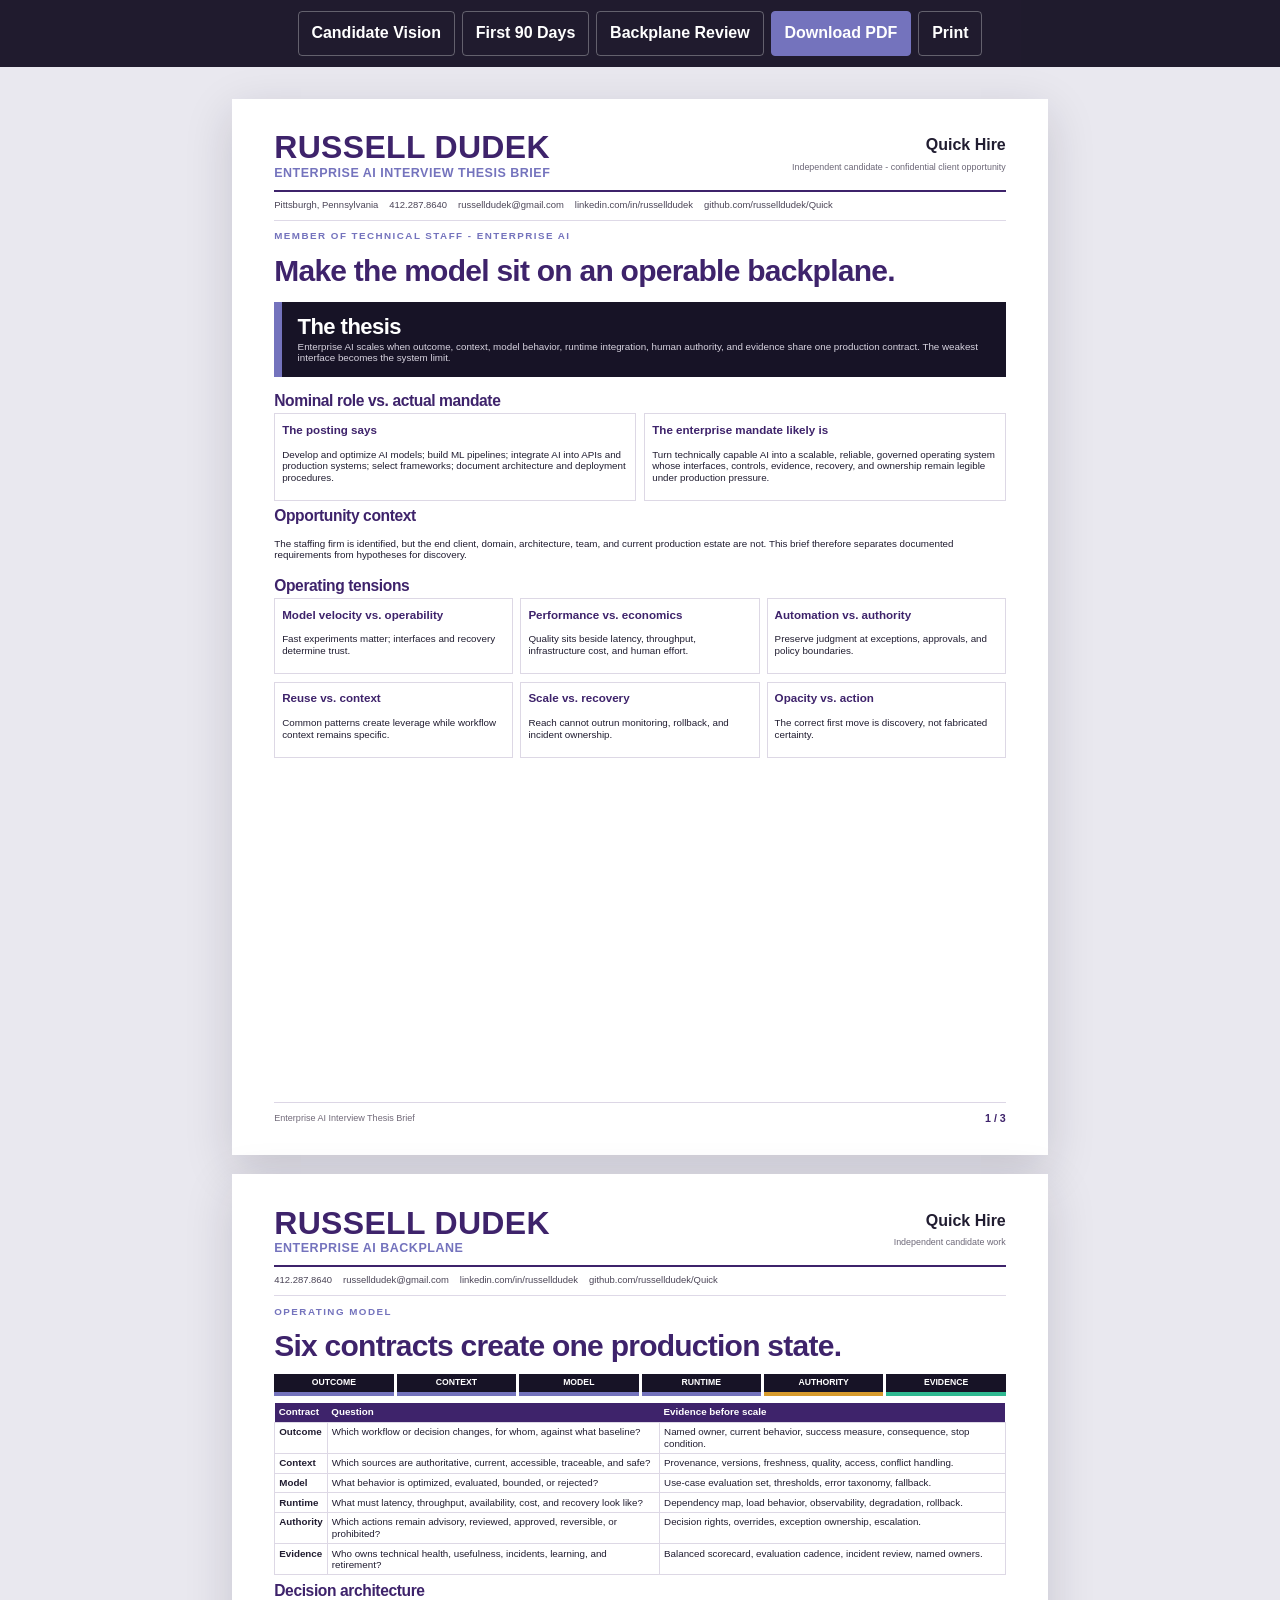
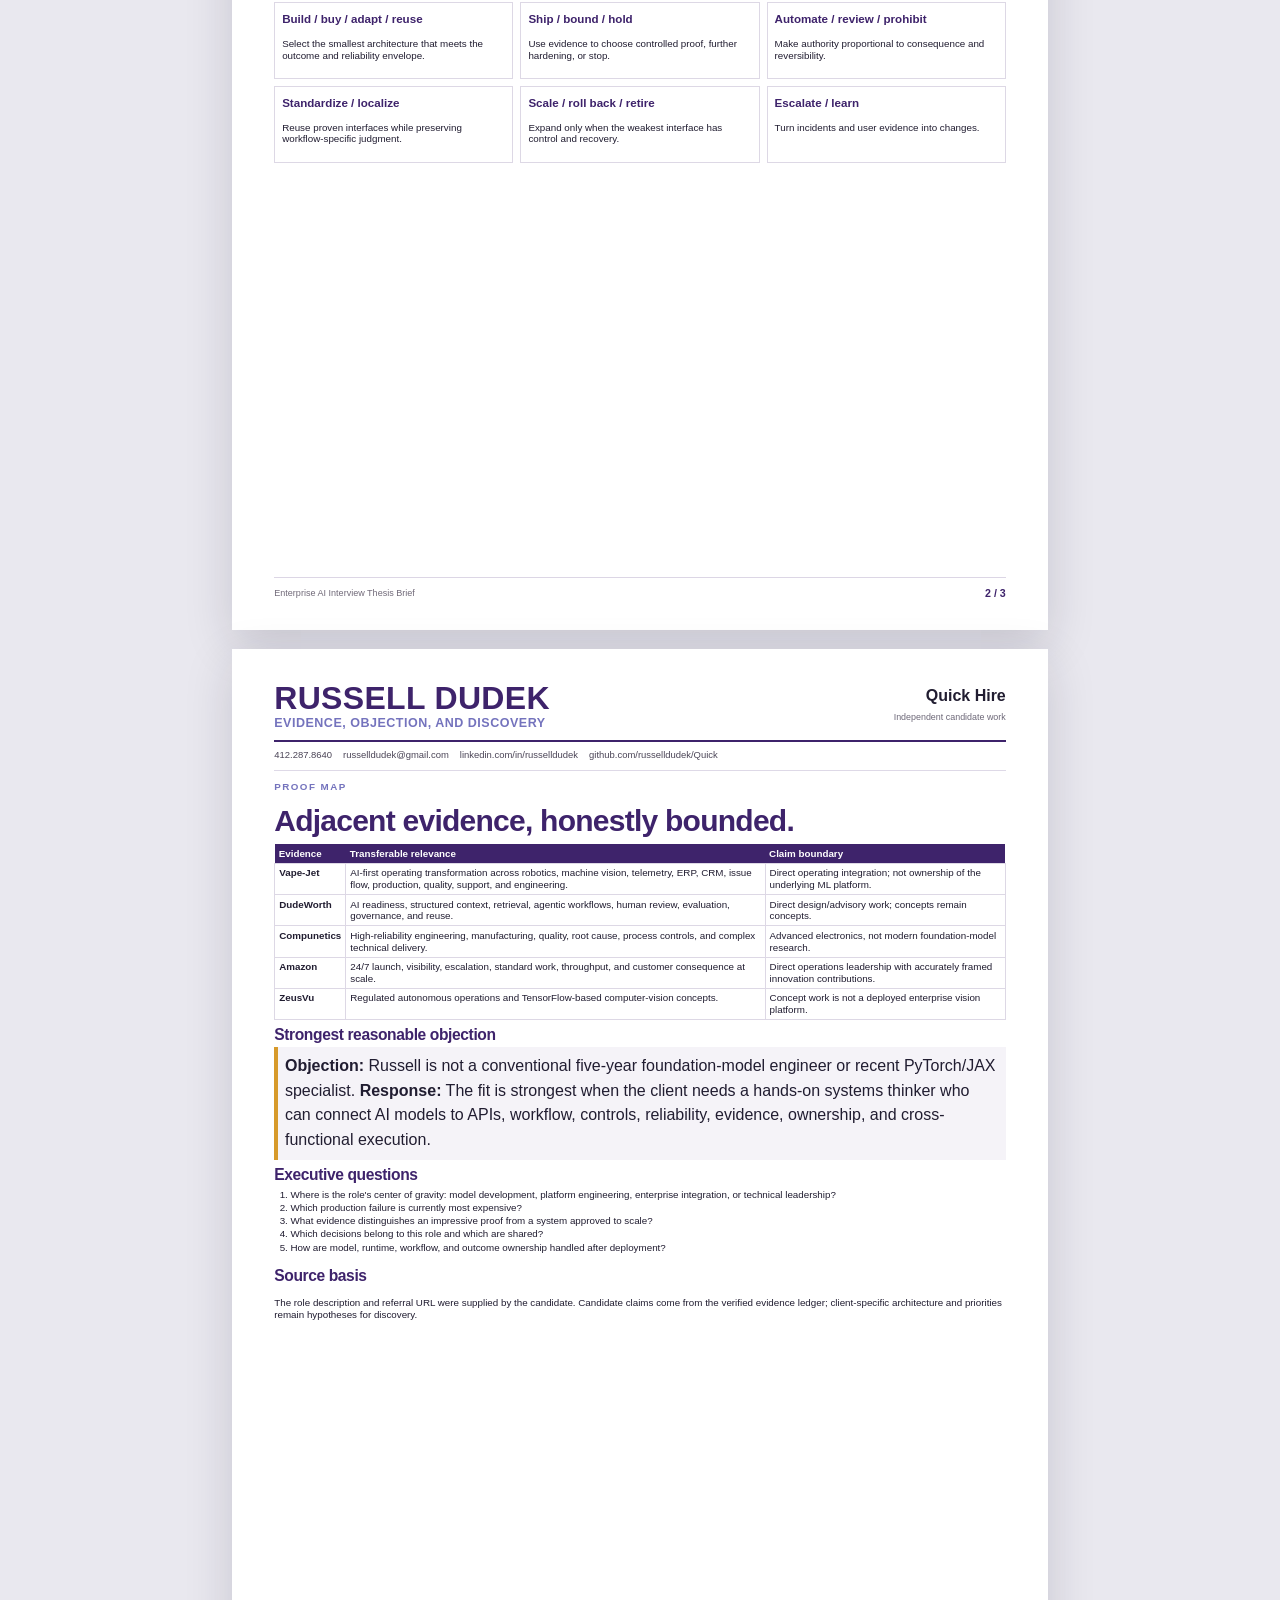
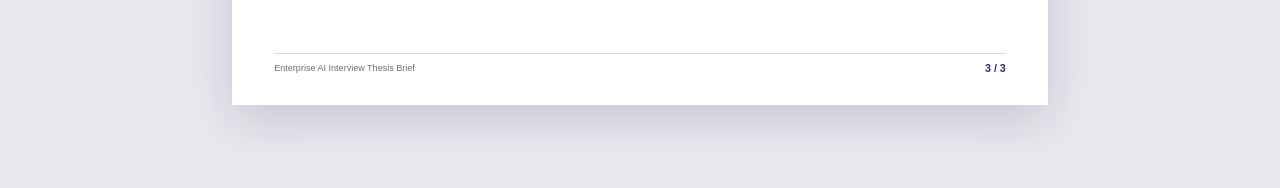
<file: interview-brief.html>
<!doctype html><html lang="en"><head><meta charset="utf-8"><meta name="viewport" content="width=device-width,initial-scale=1"><meta name="description" content="Enterprise AI interview thesis brief by Russell Dudek."><title>Russell Dudek - Enterprise AI Interview Thesis Brief</title><link rel="stylesheet" href="brand-tokens.css"><link rel="stylesheet" href="styles.css"><link rel="stylesheet" href="styles-components.css"></head><body class="document-body"><div class="document-actions"><a href="index.html">Candidate Vision</a><a href="90-day-plan.html">First 90 Days</a><a href="backplane-review.html">Backplane Review</a><a class="primary" href="docs/Russell-Dudek-Enterprise-AI-Interview-Thesis-Brief.pdf">Download PDF</a><button onclick="window.print()">Print</button></div><main class="document-shell"><section class="paper report-page"><div class="paper-inner"><header class="doc-header"><div><div class="doc-name">Russell Dudek</div><div class="doc-identity">Enterprise AI Interview Thesis Brief</div></div><div class="doc-employer"><strong>Quick Hire</strong><small>Independent candidate - confidential client opportunity</small></div></header><div class="doc-contact"><span>Pittsburgh, Pennsylvania</span><span>412.287.8640</span><a href="mailto:russelldudek@gmail.com">russelldudek@gmail.com</a><a href="https://www.linkedin.com/in/russelldudek">linkedin.com/in/russelldudek</a><a href="https://github.com/russelldudek/Quick">github.com/russelldudek/Quick</a></div><p class="report-kicker">Member of Technical Staff - Enterprise AI</p><h1>Make the model sit on an operable backplane.</h1><div class="report-hero"><h2>The thesis</h2><p>Enterprise AI scales when outcome, context, model behavior, runtime integration, human authority, and evidence share one production contract. The weakest interface becomes the system limit.</p></div><h2>Nominal role vs. actual mandate</h2><div class="report-grid-2"><div class="report-card"><strong>The posting says</strong><p>Develop and optimize AI models; build ML pipelines; integrate AI into APIs and production systems; select frameworks; document architecture and deployment procedures.</p></div><div class="report-card"><strong>The enterprise mandate likely is</strong><p>Turn technically capable AI into a scalable, reliable, governed operating system whose interfaces, controls, evidence, recovery, and ownership remain legible under production pressure.</p></div></div><h2>Opportunity context</h2><p>The staffing firm is identified, but the end client, domain, architecture, team, and current production estate are not. This brief therefore separates documented requirements from hypotheses for discovery.</p><h2>Operating tensions</h2><div class="report-grid-3"><div class="report-card"><strong>Model velocity vs. operability</strong><p>Fast experiments matter; interfaces and recovery determine trust.</p></div><div class="report-card"><strong>Performance vs. economics</strong><p>Quality sits beside latency, throughput, infrastructure cost, and human effort.</p></div><div class="report-card"><strong>Automation vs. authority</strong><p>Preserve judgment at exceptions, approvals, and policy boundaries.</p></div><div class="report-card"><strong>Reuse vs. context</strong><p>Common patterns create leverage while workflow context remains specific.</p></div><div class="report-card"><strong>Scale vs. recovery</strong><p>Reach cannot outrun monitoring, rollback, and incident ownership.</p></div><div class="report-card"><strong>Opacity vs. action</strong><p>The correct first move is discovery, not fabricated certainty.</p></div></div><footer class="doc-footer"><span>Enterprise AI Interview Thesis Brief</span><span class="page-no">1 / 3</span></footer></div></section><section class="paper report-page"><div class="paper-inner"><header class="doc-header"><div><div class="doc-name">Russell Dudek</div><div class="doc-identity">Enterprise AI Backplane</div></div><div class="doc-employer"><strong>Quick Hire</strong><small>Independent candidate work</small></div></header><div class="doc-contact"><span>412.287.8640</span><span>russelldudek@gmail.com</span><span>linkedin.com/in/russelldudek</span><span>github.com/russelldudek/Quick</span></div><p class="report-kicker">Operating model</p><h1>Six contracts create one production state.</h1><div class="backplane-mini"><div>OUTCOME</div><div>CONTEXT</div><div>MODEL</div><div>RUNTIME</div><div>AUTHORITY</div><div>EVIDENCE</div></div><table class="report-table"><tr><th>Contract</th><th>Question</th><th>Evidence before scale</th></tr><tr><td><strong>Outcome</strong></td><td>Which workflow or decision changes, for whom, against what baseline?</td><td>Named owner, current behavior, success measure, consequence, stop condition.</td></tr><tr><td><strong>Context</strong></td><td>Which sources are authoritative, current, accessible, traceable, and safe?</td><td>Provenance, versions, freshness, quality, access, conflict handling.</td></tr><tr><td><strong>Model</strong></td><td>What behavior is optimized, evaluated, bounded, or rejected?</td><td>Use-case evaluation set, thresholds, error taxonomy, fallback.</td></tr><tr><td><strong>Runtime</strong></td><td>What must latency, throughput, availability, cost, and recovery look like?</td><td>Dependency map, load behavior, observability, degradation, rollback.</td></tr><tr><td><strong>Authority</strong></td><td>Which actions remain advisory, reviewed, approved, reversible, or prohibited?</td><td>Decision rights, overrides, exception ownership, escalation.</td></tr><tr><td><strong>Evidence</strong></td><td>Who owns technical health, usefulness, incidents, learning, and retirement?</td><td>Balanced scorecard, evaluation cadence, incident review, named owners.</td></tr></table><h2>Decision architecture</h2><div class="report-grid-3"><div class="report-card"><strong>Build / buy / adapt / reuse</strong><p>Select the smallest architecture that meets the outcome and reliability envelope.</p></div><div class="report-card"><strong>Ship / bound / hold</strong><p>Use evidence to choose controlled proof, further hardening, or stop.</p></div><div class="report-card"><strong>Automate / review / prohibit</strong><p>Make authority proportional to consequence and reversibility.</p></div><div class="report-card"><strong>Standardize / localize</strong><p>Reuse proven interfaces while preserving workflow-specific judgment.</p></div><div class="report-card"><strong>Scale / roll back / retire</strong><p>Expand only when the weakest interface has control and recovery.</p></div><div class="report-card"><strong>Escalate / learn</strong><p>Turn incidents and user evidence into changes.</p></div></div><footer class="doc-footer"><span>Enterprise AI Interview Thesis Brief</span><span class="page-no">2 / 3</span></footer></div></section><section class="paper report-page"><div class="paper-inner"><header class="doc-header"><div><div class="doc-name">Russell Dudek</div><div class="doc-identity">Evidence, Objection, and Discovery</div></div><div class="doc-employer"><strong>Quick Hire</strong><small>Independent candidate work</small></div></header><div class="doc-contact"><span>412.287.8640</span><span>russelldudek@gmail.com</span><span>linkedin.com/in/russelldudek</span><span>github.com/russelldudek/Quick</span></div><p class="report-kicker">Proof map</p><h1>Adjacent evidence, honestly bounded.</h1><table class="report-table"><tr><th>Evidence</th><th>Transferable relevance</th><th>Claim boundary</th></tr><tr><td><strong>Vape-Jet</strong></td><td>AI-first operating transformation across robotics, machine vision, telemetry, ERP, CRM, issue flow, production, quality, support, and engineering.</td><td>Direct operating integration; not ownership of the underlying ML platform.</td></tr><tr><td><strong>DudeWorth</strong></td><td>AI readiness, structured context, retrieval, agentic workflows, human review, evaluation, governance, and reuse.</td><td>Direct design/advisory work; concepts remain concepts.</td></tr><tr><td><strong>Compunetics</strong></td><td>High-reliability engineering, manufacturing, quality, root cause, process controls, and complex technical delivery.</td><td>Advanced electronics, not modern foundation-model research.</td></tr><tr><td><strong>Amazon</strong></td><td>24/7 launch, visibility, escalation, standard work, throughput, and customer consequence at scale.</td><td>Direct operations leadership with accurately framed innovation contributions.</td></tr><tr><td><strong>ZeusVu</strong></td><td>Regulated autonomous operations and TensorFlow-based computer-vision concepts.</td><td>Concept work is not a deployed enterprise vision platform.</td></tr></table><h2>Strongest reasonable objection</h2><div class="report-note"><strong>Objection:</strong> Russell is not a conventional five-year foundation-model engineer or recent PyTorch/JAX specialist. <strong>Response:</strong> The fit is strongest when the client needs a hands-on systems thinker who can connect AI models to APIs, workflow, controls, reliability, evidence, ownership, and cross-functional execution.</div><h2>Executive questions</h2><ol><li>Where is the role's center of gravity: model development, platform engineering, enterprise integration, or technical leadership?</li><li>Which production failure is currently most expensive?</li><li>What evidence distinguishes an impressive proof from a system approved to scale?</li><li>Which decisions belong to this role and which are shared?</li><li>How are model, runtime, workflow, and outcome ownership handled after deployment?</li></ol><h2>Source basis</h2><p>The role description and referral URL were supplied by the candidate. Candidate claims come from the verified evidence ledger; client-specific architecture and priorities remain hypotheses for discovery.</p><footer class="doc-footer"><span>Enterprise AI Interview Thesis Brief</span><span class="page-no">3 / 3</span></footer></div></section></main></body></html>
</file>
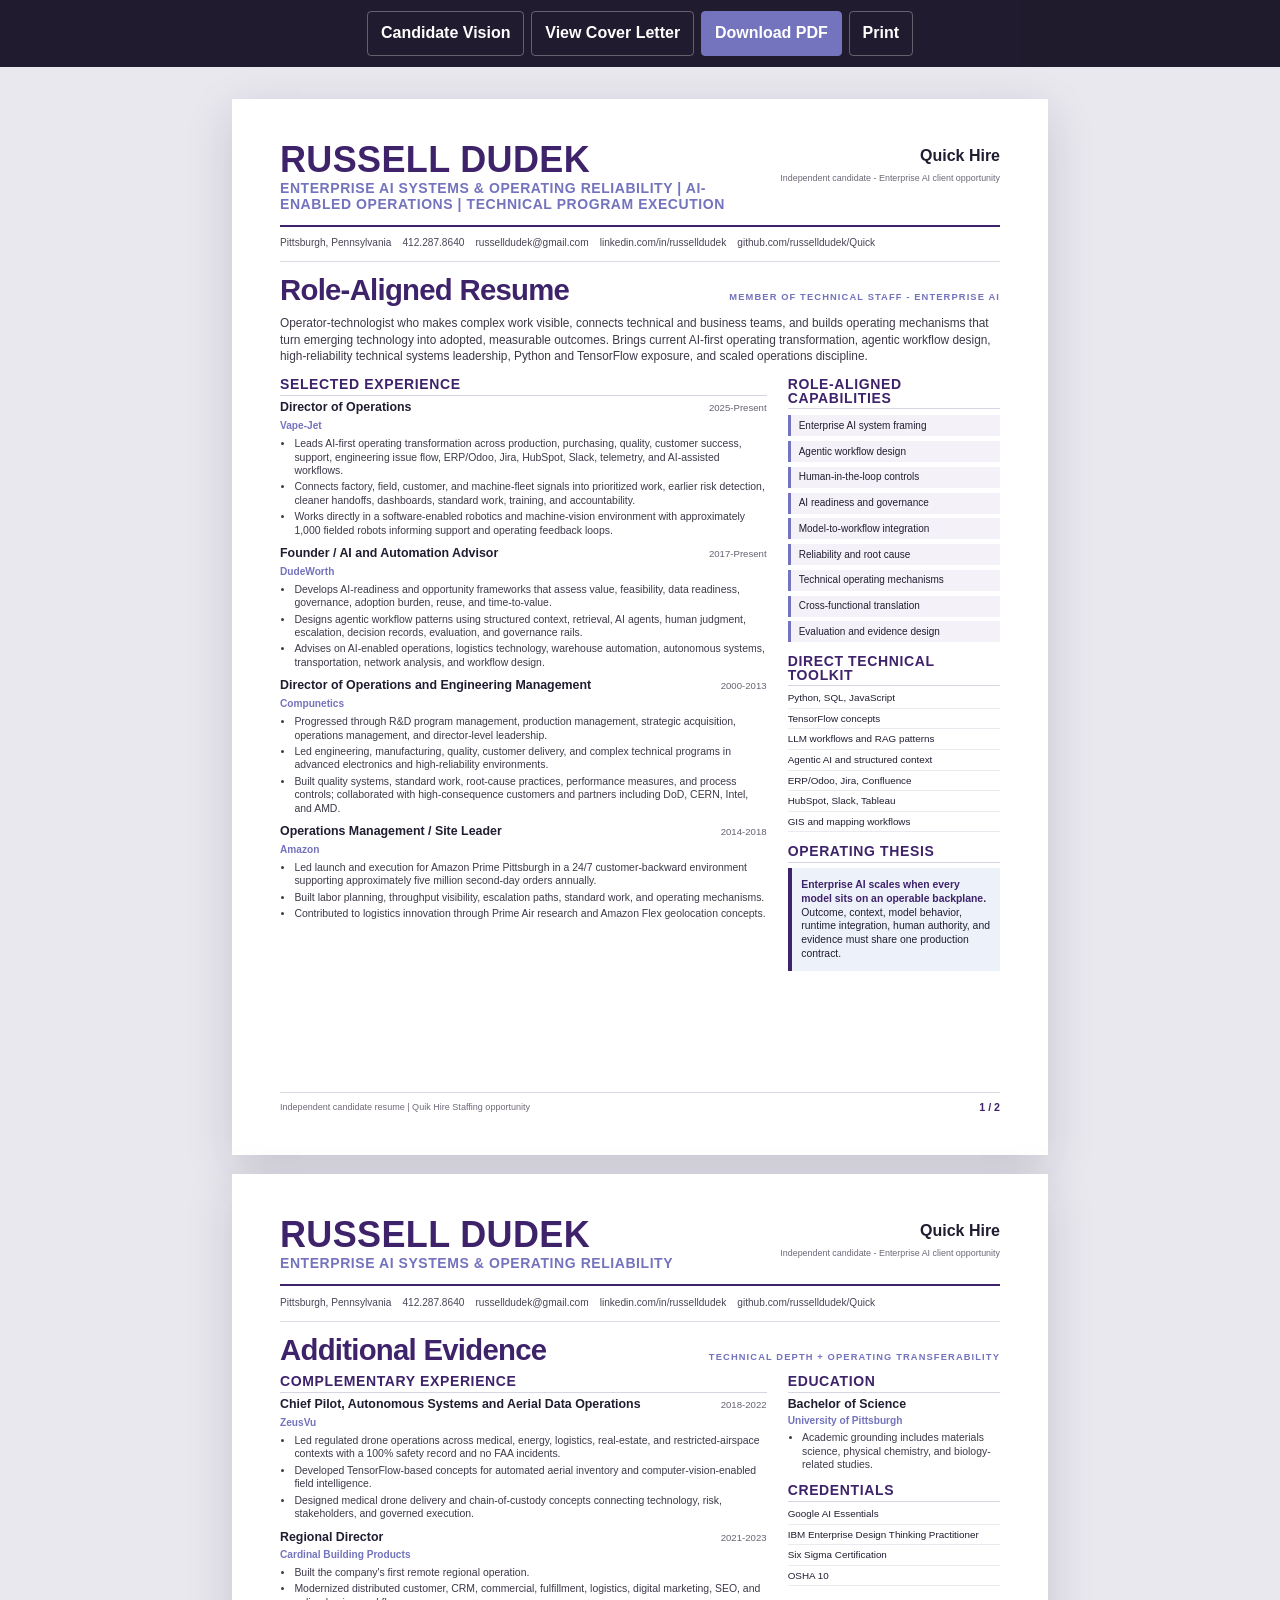
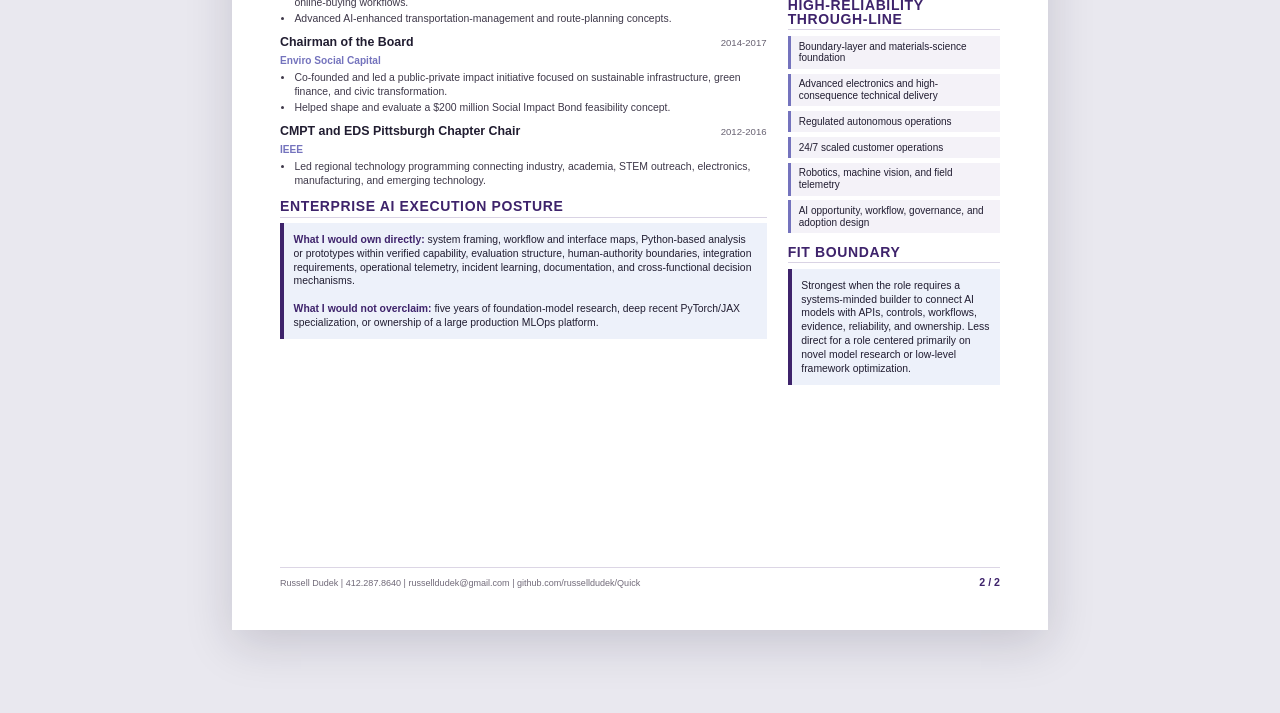
<file: resume.html>
<!doctype html><html lang="en"><head><meta charset="utf-8"><meta name="viewport" content="width=device-width,initial-scale=1"><meta name="description" content="Russell Dudek role-aligned resume for an enterprise AI systems opportunity."><title>Russell Dudek - Enterprise AI Systems Resume</title><link rel="stylesheet" href="brand-tokens.css"><link rel="stylesheet" href="styles.css"><link rel="stylesheet" href="styles-components.css"></head><body class="document-body resume-body"><div class="document-actions"><a href="index.html">Candidate Vision</a><a href="cover-letter.html">View Cover Letter</a><a class="primary" href="docs/Russell-Dudek-Quik-Hire-Enterprise-AI-Resume.pdf">Download PDF</a><button onclick="window.print()">Print</button></div><main class="document-shell"><section class="paper"><div class="paper-inner"><header class="doc-header"><div><div class="doc-name">Russell Dudek</div><div class="doc-identity">Enterprise AI Systems & Operating Reliability | AI-Enabled Operations | Technical Program Execution</div></div><div class="doc-employer"><strong>Quick Hire</strong><small>Independent candidate - Enterprise AI client opportunity</small></div></header><div class="doc-contact"><span>Pittsburgh, Pennsylvania</span><span>412.287.8640</span><a href="mailto:russelldudek@gmail.com">russelldudek@gmail.com</a><a href="https://www.linkedin.com/in/russelldudek">linkedin.com/in/russelldudek</a><a href="https://github.com/russelldudek/Quick">github.com/russelldudek/Quick</a></div><div class="doc-titlebar"><h1>Role-Aligned Resume</h1><span>Member of Technical Staff - Enterprise AI</span></div><p class="doc-summary">Operator-technologist who makes complex work visible, connects technical and business teams, and builds operating mechanisms that turn emerging technology into adopted, measurable outcomes. Brings current AI-first operating transformation, agentic workflow design, high-reliability technical systems leadership, Python and TensorFlow exposure, and scaled operations discipline.</p><div class="doc-grid"><div><section class="doc-section"><h2>Selected Experience</h2><article class="role"><div class="role-head"><strong>Director of Operations</strong><span>2025-Present</span></div><div class="role-company">Vape-Jet</div><ul><li>Leads AI-first operating transformation across production, purchasing, quality, customer success, support, engineering issue flow, ERP/Odoo, Jira, HubSpot, Slack, telemetry, and AI-assisted workflows.</li><li>Connects factory, field, customer, and machine-fleet signals into prioritized work, earlier risk detection, cleaner handoffs, dashboards, standard work, training, and accountability.</li><li>Works directly in a software-enabled robotics and machine-vision environment with approximately 1,000 fielded robots informing support and operating feedback loops.</li></ul></article><article class="role"><div class="role-head"><strong>Founder / AI and Automation Advisor</strong><span>2017-Present</span></div><div class="role-company">DudeWorth</div><ul><li>Develops AI-readiness and opportunity frameworks that assess value, feasibility, data readiness, governance, adoption burden, reuse, and time-to-value.</li><li>Designs agentic workflow patterns using structured context, retrieval, AI agents, human judgment, escalation, decision records, evaluation, and governance rails.</li><li>Advises on AI-enabled operations, logistics technology, warehouse automation, autonomous systems, transportation, network analysis, and workflow design.</li></ul></article><article class="role"><div class="role-head"><strong>Director of Operations and Engineering Management</strong><span>2000-2013</span></div><div class="role-company">Compunetics</div><ul><li>Progressed through R&amp;D program management, production management, strategic acquisition, operations management, and director-level leadership.</li><li>Led engineering, manufacturing, quality, customer delivery, and complex technical programs in advanced electronics and high-reliability environments.</li><li>Built quality systems, standard work, root-cause practices, performance measures, and process controls; collaborated with high-consequence customers and partners including DoD, CERN, Intel, and AMD.</li></ul></article><article class="role"><div class="role-head"><strong>Operations Management / Site Leader</strong><span>2014-2018</span></div><div class="role-company">Amazon</div><ul><li>Led launch and execution for Amazon Prime Pittsburgh in a 24/7 customer-backward environment supporting approximately five million second-day orders annually.</li><li>Built labor planning, throughput visibility, escalation paths, standard work, and operating mechanisms.</li><li>Contributed to logistics innovation through Prime Air research and Amazon Flex geolocation concepts.</li></ul></article></section></div><aside><section class="doc-section"><h2>Role-Aligned Capabilities</h2><ul class="capability-list"><li>Enterprise AI system framing</li><li>Agentic workflow design</li><li>Human-in-the-loop controls</li><li>AI readiness and governance</li><li>Model-to-workflow integration</li><li>Reliability and root cause</li><li>Technical operating mechanisms</li><li>Cross-functional translation</li><li>Evaluation and evidence design</li></ul></section><section class="doc-section"><h2>Direct Technical Toolkit</h2><ul class="tool-list"><li>Python, SQL, JavaScript</li><li>TensorFlow concepts</li><li>LLM workflows and RAG patterns</li><li>Agentic AI and structured context</li><li>ERP/Odoo, Jira, Confluence</li><li>HubSpot, Slack, Tableau</li><li>GIS and mapping workflows</li></ul></section><section class="doc-section"><h2>Operating Thesis</h2><div class="doc-callout"><strong>Enterprise AI scales when every model sits on an operable backplane.</strong><br>Outcome, context, model behavior, runtime integration, human authority, and evidence must share one production contract.</div></section></aside></div><footer class="doc-footer"><span>Independent candidate resume | Quik Hire Staffing opportunity</span><span class="page-no">1 / 2</span></footer></div></section><section class="paper"><div class="paper-inner"><header class="doc-header"><div><div class="doc-name">Russell Dudek</div><div class="doc-identity">Enterprise AI Systems & Operating Reliability</div></div><div class="doc-employer"><strong>Quick Hire</strong><small>Independent candidate - Enterprise AI client opportunity</small></div></header><div class="doc-contact"><span>Pittsburgh, Pennsylvania</span><span>412.287.8640</span><a href="mailto:russelldudek@gmail.com">russelldudek@gmail.com</a><a href="https://www.linkedin.com/in/russelldudek">linkedin.com/in/russelldudek</a><a href="https://github.com/russelldudek/Quick">github.com/russelldudek/Quick</a></div><div class="doc-titlebar"><h1>Additional Evidence</h1><span>Technical depth + operating transferability</span></div><div class="doc-grid"><div><section class="doc-section"><h2>Complementary Experience</h2><article class="role"><div class="role-head"><strong>Chief Pilot, Autonomous Systems and Aerial Data Operations</strong><span>2018-2022</span></div><div class="role-company">ZeusVu</div><ul><li>Led regulated drone operations across medical, energy, logistics, real-estate, and restricted-airspace contexts with a 100% safety record and no FAA incidents.</li><li>Developed TensorFlow-based concepts for automated aerial inventory and computer-vision-enabled field intelligence.</li><li>Designed medical drone delivery and chain-of-custody concepts connecting technology, risk, stakeholders, and governed execution.</li></ul></article><article class="role"><div class="role-head"><strong>Regional Director</strong><span>2021-2023</span></div><div class="role-company">Cardinal Building Products</div><ul><li>Built the company's first remote regional operation.</li><li>Modernized distributed customer, CRM, commercial, fulfillment, logistics, digital marketing, SEO, and online-buying workflows.</li><li>Advanced AI-enhanced transportation-management and route-planning concepts.</li></ul></article><article class="role"><div class="role-head"><strong>Chairman of the Board</strong><span>2014-2017</span></div><div class="role-company">Enviro Social Capital</div><ul><li>Co-founded and led a public-private impact initiative focused on sustainable infrastructure, green finance, and civic transformation.</li><li>Helped shape and evaluate a $200 million Social Impact Bond feasibility concept.</li></ul></article><article class="role"><div class="role-head"><strong>CMPT and EDS Pittsburgh Chapter Chair</strong><span>2012-2016</span></div><div class="role-company">IEEE</div><ul><li>Led regional technology programming connecting industry, academia, STEM outreach, electronics, manufacturing, and emerging technology.</li></ul></article></section><section class="doc-section"><h2>Enterprise AI Execution Posture</h2><div class="doc-callout"><strong>What I would own directly:</strong> system framing, workflow and interface maps, Python-based analysis or prototypes within verified capability, evaluation structure, human-authority boundaries, integration requirements, operational telemetry, incident learning, documentation, and cross-functional decision mechanisms.<br><br><strong>What I would not overclaim:</strong> five years of foundation-model research, deep recent PyTorch/JAX specialization, or ownership of a large production MLOps platform.</div></section></div><aside><section class="doc-section"><h2>Education</h2><div class="role"><div class="role-head"><strong>Bachelor of Science</strong></div><div class="role-company">University of Pittsburgh</div><ul><li>Academic grounding includes materials science, physical chemistry, and biology-related studies.</li></ul></div></section><section class="doc-section"><h2>Credentials</h2><ul class="credential-list"><li>Google AI Essentials</li><li>IBM Enterprise Design Thinking Practitioner</li><li>Six Sigma Certification</li><li>OSHA 10</li></ul></section><section class="doc-section"><h2>High-Reliability Through-Line</h2><ul class="capability-list"><li>Boundary-layer and materials-science foundation</li><li>Advanced electronics and high-consequence technical delivery</li><li>Regulated autonomous operations</li><li>24/7 scaled customer operations</li><li>Robotics, machine vision, and field telemetry</li><li>AI opportunity, workflow, governance, and adoption design</li></ul></section><section class="doc-section"><h2>Fit Boundary</h2><div class="doc-callout">Strongest when the role requires a systems-minded builder to connect AI models with APIs, controls, workflows, evidence, reliability, and ownership. Less direct for a role centered primarily on novel model research or low-level framework optimization.</div></section></aside></div><footer class="doc-footer"><span>Russell Dudek | 412.287.8640 | russelldudek@gmail.com | github.com/russelldudek/Quick</span><span class="page-no">2 / 2</span></footer></div></section></main></body></html>
</file>
<file: brand-tokens.css>
:root {
  --brand-violet: #7473bd;
  --brand-deep: #3e236b;
  --brand-periwinkle: #a6b5db;
  --brand-ice: #edf1fa;
  --brand-ink: #171326;
  --brand-paper: #fbfbfe;
  --state-stable: #2fb991;
  --state-watch: #d79a2b;
  --state-fault: #c84f68;
  --state-signal: #35b7d4;
  --text: #211d31;
  --muted: #655f76;
  --line: rgba(62, 35, 107, 0.18);
  --surface: #ffffff;
  --shadow: 0 22px 60px rgba(40, 29, 73, 0.14);
}
</file>
<file: styles.css>
*{box-sizing:border-box}html{scroll-behavior:smooth}body{margin:0;background:var(--brand-paper);color:var(--text);font-family:Lato,"Segoe UI",Arial,sans-serif;line-height:1.55}a{color:inherit}img{max-width:100%;height:auto}button,input,select{font:inherit}:focus-visible{outline:3px solid var(--state-signal);outline-offset:3px}.skip-link{position:fixed;left:1rem;top:-5rem;z-index:1000;padding:.7rem 1rem;background:#fff;border:2px solid var(--brand-deep)}.skip-link:focus{top:1rem}.site-nav{position:sticky;top:0;z-index:80;display:flex;align-items:center;justify-content:space-between;gap:1rem;padding:.85rem clamp(1rem,4vw,4.5rem);background:rgba(251,251,254,.92);backdrop-filter:blur(14px);border-bottom:1px solid var(--line)}.nav-id{display:grid;gap:.08rem;text-decoration:none;line-height:1.05}.nav-id strong,h1,h2,h3,.display{font-family:"PT Sans Narrow","Arial Narrow","Roboto Condensed",sans-serif}.nav-id strong{font-size:1rem;letter-spacing:.035em;color:var(--brand-deep)}.nav-id span{font-size:.68rem;text-transform:uppercase;letter-spacing:.12em;color:var(--muted)}.nav-links{display:flex;gap:.35rem;align-items:center;flex-wrap:wrap}.nav-links a{text-decoration:none;font-size:.82rem;font-weight:800;letter-spacing:.03em;padding:.58rem .72rem;border-radius:999px}.nav-links a:hover{background:var(--brand-ice)}.nav-links .nav-cta{background:var(--brand-deep);color:#fff}.hero{min-height:calc(100vh - 72px);display:grid;grid-template-columns:minmax(0,.86fr) minmax(460px,1.14fr);gap:clamp(2rem,5vw,6rem);align-items:center;padding:clamp(3rem,7vw,7rem) clamp(1.25rem,5vw,5rem);overflow:hidden;position:relative;background:radial-gradient(circle at 88% 18%,rgba(166,181,219,.42),transparent 28%),linear-gradient(135deg,#fff 0 52%,#f1f0f9 52% 100%)}.hero:after{content:"";position:absolute;inset:0;pointer-events:none;background-image:linear-gradient(rgba(62,35,107,.035) 1px,transparent 1px),linear-gradient(90deg,rgba(62,35,107,.035) 1px,transparent 1px);background-size:40px 40px;mask-image:linear-gradient(to right,transparent,#000 50%)}.hero-copy,.hero-system{position:relative;z-index:1}.employer-lockup{display:flex;align-items:center;gap:1rem;margin-bottom:2.5rem}.employer-lockup img{width:min(210px,46vw)}.employer-lockup .qualifier{border-left:1px solid var(--line);padding-left:1rem;font-size:.78rem;line-height:1.35;color:var(--muted);max-width:180px}.eyebrow{margin:0 0 .9rem;font-family:"PT Sans Narrow","Arial Narrow",sans-serif;font-size:.9rem;font-weight:800;text-transform:uppercase;letter-spacing:.15em;color:var(--brand-deep)}h1,h2,h3{line-height:.98;letter-spacing:-.025em}h1{font-size:clamp(3.55rem,7.3vw,7.6rem);margin:0;max-width:800px}h1 strong{color:var(--brand-violet);font-weight:800}.hero-lede{max-width:690px;font-size:clamp(1.05rem,1.4vw,1.34rem);color:var(--muted);margin:1.45rem 0 1.9rem}.hero-actions{display:flex;flex-wrap:wrap;gap:.75rem}.button{display:inline-flex;align-items:center;justify-content:center;gap:.45rem;min-height:46px;padding:.75rem 1rem;border:1px solid var(--brand-deep);border-radius:5px;text-decoration:none;font-weight:900;background:var(--brand-deep);color:#fff}.button.secondary{background:transparent;color:var(--brand-deep)}.button:hover{transform:translateY(-1px);box-shadow:0 10px 22px rgba(62,35,107,.14)}.backplane-shell{position:relative;min-height:600px;padding:3.2rem 2.2rem 2.2rem;border-radius:22px;background:var(--brand-ink);color:#fff;box-shadow:var(--shadow);isolation:isolate}.backplane-shell:before{content:"ENTERPRISE AI / OPERABILITY BACKPLANE";position:absolute;left:1.6rem;top:1.25rem;font:800 .72rem/1 "PT Sans Narrow",sans-serif;letter-spacing:.18em;color:var(--brand-periwinkle)}.backplane-shell:after{content:"";position:absolute;inset:0;z-index:-1;border-radius:inherit;background-image:radial-gradient(circle at 1px 1px,rgba(255,255,255,.09) 1px,transparent 0);background-size:16px 16px}.backplane-board{position:relative;min-height:490px;display:grid;gap:.7rem}.trace-trunk{position:absolute;left:35px;top:20px;bottom:20px;width:5px;background:linear-gradient(var(--brand-periwinkle),var(--brand-violet));box-shadow:0 0 18px rgba(166,181,219,.55)}.trace-trunk:after{content:"";position:absolute;left:-5px;top:0;width:15px;height:80px;background:linear-gradient(transparent,rgba(255,255,255,.95),transparent);animation:continuitySweep 5.8s linear infinite}.backplane-slot{position:relative;margin-left:62px;min-height:68px;padding:.82rem 1rem .7rem 1.15rem;border:1px solid rgba(166,181,219,.25);border-radius:8px;background:linear-gradient(90deg,rgba(116,115,189,.19),rgba(255,255,255,.03));transition:.35s ease}.backplane-slot:before{content:"";position:absolute;left:-28px;top:50%;width:28px;height:4px;transform:translateY(-50%);background:var(--brand-periwinkle);box-shadow:0 0 10px rgba(166,181,219,.42)}.backplane-slot:after{content:"";position:absolute;left:-34px;top:50%;width:12px;height:12px;border-radius:50%;transform:translateY(-50%);background:var(--state-stable);box-shadow:0 0 12px rgba(47,185,145,.65)}.slot-label{display:flex;justify-content:space-between;gap:1rem;align-items:baseline}.slot-label strong{font:800 1.12rem/1 "PT Sans Narrow",sans-serif;text-transform:uppercase}.slot-label span{color:var(--brand-periwinkle);font-size:.72rem;letter-spacing:.08em;text-transform:uppercase}.backplane-slot p{margin:.38rem 0 0;color:#d9d7e7;font-size:.82rem;line-height:1.35}.backplane-slot.active{transform:translateX(8px);border-color:var(--state-signal);background:linear-gradient(90deg,rgba(53,183,212,.22),rgba(255,255,255,.04))}.backplane-slot.fault{border-color:var(--state-fault);background:linear-gradient(90deg,rgba(200,79,104,.24),rgba(255,255,255,.04))}.backplane-slot.fault:before{width:12px;background:var(--state-fault);box-shadow:none}.backplane-slot.fault:after{background:var(--state-fault);box-shadow:0 0 15px rgba(200,79,104,.8)}.board-readout{display:grid;grid-template-columns:1fr auto;gap:1rem;align-items:center;margin:1.15rem 0 0 62px;padding:1rem;border-top:1px solid rgba(166,181,219,.25);color:#e7e5f0}.board-readout strong{display:block;color:#fff;font-family:"PT Sans Narrow",sans-serif;font-size:1.2rem}.readout-state{padding:.4rem .65rem;border:1px solid var(--state-stable);color:var(--state-stable);border-radius:4px;font-weight:900;font-size:.74rem;letter-spacing:.08em}.readout-state.fault{border-color:var(--state-fault);color:#ff9aae}@keyframes continuitySweep{from{transform:translateY(-90px)}to{transform:translateY(490px)}}.section{padding:clamp(4.5rem,9vw,9rem) clamp(1.25rem,6vw,6.5rem)}.section.narrow{max-width:1180px;margin:0 auto}.section.dark{background:var(--brand-ink);color:#fff}.section.violet{background:var(--brand-deep);color:#fff}.section-head{max-width:900px;margin-bottom:clamp(2rem,5vw,4rem)}.section-head h2{margin:0;font-size:clamp(2.9rem,5vw,5.6rem)}.section-head p{font-size:1.1rem;color:var(--muted);max-width:760px}.dark .section-head p,.violet .section-head p{color:#d6d0e3}.mandate-band{display:grid;grid-template-columns:.65fr 1.35fr;gap:clamp(2rem,6vw,7rem);align-items:start}.mandate-label{font:800 1rem/1.2 "PT Sans Narrow",sans-serif;text-transform:uppercase;letter-spacing:.13em;color:var(--brand-violet)}.mandate-claim{font-family:"PT Sans Narrow",sans-serif;font-size:clamp(2.3rem,4.1vw,4.8rem);line-height:1.02;margin:0}.mandate-claim em{color:var(--brand-violet);font-style:normal}.mandate-note{max-width:780px;font-size:1.08rem;color:var(--muted);margin-top:1.5rem}.contract-stack{display:grid;border-top:1px solid var(--line)}.contract-row{display:grid;grid-template-columns:70px minmax(150px,.55fr) minmax(0,1.45fr) 190px;gap:1.2rem;align-items:center;padding:1.3rem 0;border-bottom:1px solid var(--line)}.contract-index{font:800 2.4rem/1 "PT Sans Narrow",sans-serif;color:var(--brand-periwinkle)}.contract-row h3{margin:0;font-size:1.7rem}.contract-row p{margin:0;color:var(--muted)}.contract-check{color:var(--brand-deep);font-weight:900;font-size:.82rem;text-transform:uppercase;letter-spacing:.07em}.fault-lab{display:grid;grid-template-columns:minmax(0,1.1fr) minmax(300px,.9fr);gap:2rem;background:#201a32;border:1px solid rgba(166,181,219,.24);border-radius:16px;padding:clamp(1rem,3vw,2rem)}.scenario-tabs{display:grid;grid-template-columns:repeat(4,1fr);gap:.45rem;margin-bottom:1.2rem}.scenario-tab{min-height:44px;border:1px solid rgba(166,181,219,.32);background:rgba(255,255,255,.03);color:#dedbea;padding:.7rem .55rem;border-radius:5px;cursor:pointer;font-weight:800;font-size:.78rem}.scenario-tab[aria-selected=true]{background:var(--brand-violet);color:#fff;border-color:var(--brand-violet)}.lab-board{min-height:450px}.lab-details{display:grid;align-content:start;gap:1rem;padding:1rem}.detail-kicker{font:800 .75rem/1 "PT Sans Narrow",sans-serif;letter-spacing:.15em;text-transform:uppercase;color:var(--brand-periwinkle)}.lab-details h3{font-size:2.5rem;margin:.3rem 0}.lab-details p{color:#d1ccdf}.detail-grid{display:grid;gap:.8rem}.detail-item{border-top:1px solid rgba(166,181,219,.25);padding-top:.75rem}.detail-item span{display:block;color:var(--brand-periwinkle);font-size:.72rem;text-transform:uppercase;letter-spacing:.1em}.detail-item strong{display:block;margin-top:.25rem}.harden-button{width:100%;border:0;cursor:pointer}.lab-orientation{display:flex;justify-content:space-between;gap:1rem;margin:0 0 .85rem;color:#cfc9de;font-size:.78rem}.lab-orientation strong{color:var(--brand-periwinkle);text-transform:uppercase;letter-spacing:.09em}.lab-controls{display:grid;grid-template-columns:1fr auto;gap:.55rem}.reset-button{min-height:44px;border:1px solid rgba(166,181,219,.35);background:transparent;color:#dedbea;padding:.75rem .9rem;border-radius:5px;cursor:pointer;font-weight:800}.decision-grid{display:grid;grid-template-columns:repeat(3,1fr);border-top:1px solid var(--line);border-left:1px solid var(--line)}.decision-cell{min-height:190px;padding:1.25rem;border-right:1px solid var(--line);border-bottom:1px solid var(--line)}.decision-cell span{display:block;font:800 .72rem/1 "PT Sans Narrow",sans-serif;color:var(--brand-violet);text-transform:uppercase;letter-spacing:.12em}.decision-cell h3{font-size:1.55rem;margin:.55rem 0}.decision-cell p{color:var(--muted);margin:0}.evidence-trail{display:grid;grid-template-columns:220px 1fr;gap:2rem}.evidence-axis{border-right:1px solid rgba(255,255,255,.22);padding-right:2rem}.evidence-axis strong{font:800 2.5rem/1 "PT Sans Narrow",sans-serif;color:var(--brand-periwinkle)}.evidence-axis p{color:#c9c4d6}.evidence-items{display:grid;gap:1.2rem}.evidence-item{position:relative;padding:1rem 1.2rem;border-left:4px solid var(--brand-violet);background:rgba(255,255,255,.05)}.evidence-item h3{font-size:1.5rem;margin:0}.evidence-item p{color:#d3cede;margin:.45rem 0 0}.evidence-tag{display:inline-block;margin-top:.65rem;font-size:.72rem;color:var(--brand-periwinkle);text-transform:uppercase;letter-spacing:.1em}.scorecard{display:grid;grid-template-columns:repeat(7,1fr);border:1px solid var(--line)}.score{padding:1.1rem .8rem;min-height:155px;border-right:1px solid var(--line)}.score strong{display:block;font-family:"PT Sans Narrow",sans-serif;font-size:1.18rem;color:var(--brand-deep)}.score span{display:block;color:var(--muted);font-size:.8rem;margin-top:.45rem}.entry-rail{display:grid;grid-template-columns:repeat(3,1fr);gap:1rem}.entry-phase{padding:1.5rem;background:#fff;border-top:6px solid var(--brand-violet);box-shadow:0 10px 35px rgba(40,29,73,.08)}.entry-phase:nth-child(2){border-color:var(--state-signal)}.entry-phase:nth-child(3){border-color:var(--state-stable)}.entry-phase .day{font:800 .75rem/1 "PT Sans Narrow",sans-serif;text-transform:uppercase;letter-spacing:.12em;color:var(--muted)}.entry-phase h3{font-size:2rem;margin:.5rem 0 1rem}.entry-phase ul{margin:0;padding-left:1.05rem;color:var(--muted)}.objection{display:grid;grid-template-columns:minmax(0,.85fr) minmax(0,1.15fr);gap:clamp(2rem,6vw,7rem)}.objection .question{font:800 clamp(2.6rem,4.7vw,5rem)/1 "PT Sans Narrow",sans-serif}.objection .answer{font-size:1.1rem;color:#d9d4e4}.fit-boundary{margin-top:1.5rem;padding:1rem 1.1rem;border-left:4px solid var(--state-watch);background:rgba(255,255,255,.06)}.fit-boundary strong{color:#ffd888}.questions{counter-reset:q;display:grid;border-top:1px solid var(--line)}.question-row{counter-increment:q;display:grid;grid-template-columns:70px 1fr;gap:1rem;padding:1.2rem 0;border-bottom:1px solid var(--line)}.question-row:before{content:counter(q,decimal-leading-zero);font:800 1.7rem/1 "PT Sans Narrow",sans-serif;color:var(--brand-periwinkle)}.question-row p{margin:0;font-size:1.04rem}.documents{display:grid;grid-template-columns:repeat(5,1fr);gap:.8rem}.document-link{text-decoration:none;padding:1.1rem;min-height:150px;background:#fff;border:1px solid var(--line);transition:.2s ease}.document-link:hover{transform:translateY(-3px);box-shadow:var(--shadow)}.document-link span{font:800 .72rem/1 "PT Sans Narrow",sans-serif;color:var(--brand-violet);text-transform:uppercase;letter-spacing:.1em}.document-link strong{display:block;margin-top:.6rem;font:800 1.45rem/1.05 "PT Sans Narrow",sans-serif}.site-footer{padding:2rem clamp(1.25rem,5vw,5rem);border-top:1px solid var(--line);display:flex;justify-content:space-between;gap:2rem;color:var(--muted);font-size:.82rem}.site-footer p{margin:0;max-width:800px}@media(max-width:1100px){.hero{grid-template-columns:1fr}.hero-system{max-width:760px}.scorecard{grid-template-columns:repeat(4,1fr)}.documents{grid-template-columns:repeat(3,1fr)}}@media(max-width:820px){.nav-links a:not(.nav-cta){display:none}.hero{padding-top:3rem}.contract-row{grid-template-columns:50px 1fr}.contract-row p,.contract-check{grid-column:2}.fault-lab,.mandate-band,.objection{grid-template-columns:1fr}.scenario-tabs{grid-template-columns:1fr 1fr}.lab-controls{grid-template-columns:1fr}.decision-grid{grid-template-columns:1fr 1fr}.entry-rail,.evidence-trail{grid-template-columns:1fr}.scorecard,.documents{grid-template-columns:1fr 1fr}}@media(max-width:560px){h1{font-size:3.45rem}.employer-lockup{align-items:flex-start;flex-direction:column}.employer-lockup .qualifier{border-left:0;border-top:1px solid var(--line);padding:.65rem 0 0}.backplane-shell{min-height:auto;padding:3rem 1rem 1rem}.backplane-slot{margin-left:48px}.trace-trunk{left:25px}.board-readout{margin-left:48px;grid-template-columns:1fr}.decision-grid,.scorecard,.documents{grid-template-columns:1fr}.site-footer{flex-direction:column}}@media(prefers-reduced-motion:reduce){html{scroll-behavior:auto}*,*:before,*:after{animation-duration:.001ms!important;animation-iteration-count:1!important;transition-duration:.001ms!important}.trace-trunk:after{display:none}}
</file>
<file: styles-components.css>
.document-body{background:#e9e8ef}.document-actions{position:sticky;top:0;z-index:50;display:flex;gap:.45rem;align-items:center;justify-content:center;flex-wrap:wrap;padding:.7rem;background:rgba(23,19,38,.96);color:#fff}.document-actions a,.document-actions button{padding:.55rem .8rem;border-radius:4px;border:1px solid rgba(255,255,255,.3);background:transparent;color:#fff;text-decoration:none;font-weight:800;cursor:pointer}.document-actions .primary{background:var(--brand-violet);border-color:var(--brand-violet)}.document-shell{padding:2rem 1rem 4rem}.paper{width:8.5in;min-height:11in;height:auto;margin:0 auto 1.2rem;background:#fff;box-shadow:0 14px 45px rgba(24,17,43,.16);position:relative;overflow:visible}.paper-inner{padding:.47in .5in .42in;min-height:11in;display:flex;flex-direction:column}.doc-header{display:grid;grid-template-columns:1fr auto;gap:.25in;align-items:start;border-bottom:2px solid var(--brand-deep);padding-bottom:.13in}.doc-name{font:800 27pt/.9 "PT Sans Narrow","Arial Narrow",sans-serif;text-transform:uppercase;letter-spacing:.01em;color:var(--brand-deep)}.doc-identity{font:800 10.5pt/1.1 "PT Sans Narrow",sans-serif;color:var(--brand-violet);margin-top:5px;text-transform:uppercase;letter-spacing:.04em}.doc-employer{text-align:right}.doc-employer img{width:1.35in}.doc-employer small{display:block;margin-top:3px;font-size:6.7pt;color:#6d6878}.doc-contact{display:flex;flex-wrap:wrap;gap:4px 11px;padding:.09in 0 .11in;font-size:7.6pt;color:#4b4557;border-bottom:1px solid #ded9e7}.doc-contact a{text-decoration:none}.doc-titlebar{display:flex;justify-content:space-between;gap:.2in;align-items:baseline;margin:.14in 0 .11in}.doc-titlebar h1{font-size:22pt;margin:0;color:var(--brand-deep)}.doc-titlebar span{font:800 7pt/1 "PT Sans Narrow",sans-serif;letter-spacing:.12em;color:var(--brand-violet);text-transform:uppercase}.doc-summary{font-size:8.7pt;line-height:1.36;margin:0 0 .12in;color:#3e3949}.doc-grid{display:grid;grid-template-columns:1.65fr .72fr;gap:.22in;flex:1}.doc-section{margin-bottom:.11in;break-inside:avoid}.doc-section h2{font-size:10.5pt;margin:0 0 .06in;color:var(--brand-deep);text-transform:uppercase;letter-spacing:.045em;border-bottom:1px solid #d9d3e4;padding-bottom:3px}.role{margin-bottom:.09in;break-inside:avoid}.role-head{display:grid;grid-template-columns:1fr auto;gap:.1in;align-items:baseline}.role-head strong{font:800 9.3pt/1 "PT Sans Narrow",sans-serif;color:#211d31}.role-head span{font-size:7.2pt;color:#686272}.role-company{font-size:7.6pt;font-weight:800;color:var(--brand-violet);margin:2px 0 3px}.role ul{margin:0;padding-left:.15in}.role li{font-size:7.65pt;line-height:1.26;margin-bottom:2.5px;color:#3f394a}.capability-list,.credential-list,.tool-list{list-style:none;padding:0;margin:0;display:grid;gap:4px}.capability-list li{padding:4px 5px 4px 8px;border-left:3px solid var(--brand-violet);background:#f4f2f8;font-size:7.5pt;line-height:1.18}.credential-list li,.tool-list li{font-size:7.25pt;line-height:1.23;border-bottom:1px solid #ece9f0;padding-bottom:3px}.doc-callout{padding:.1in;background:var(--brand-ice);border-left:4px solid var(--brand-deep);font-size:7.6pt;line-height:1.3}.doc-callout strong{color:var(--brand-deep)}.doc-footer{margin-top:auto;padding-top:.08in;border-top:1px solid #dcd6e5;display:flex;justify-content:space-between;align-items:center;font-size:6.8pt;color:#716a79}.doc-footer .page-no{font:800 8pt/1 "PT Sans Narrow",sans-serif;color:var(--brand-deep)}.letter-body{font-size:9.2pt;line-height:1.48;color:#363140}.letter-body p{margin:0 0 .12in}.letter-date,.letter-address{font-size:8.6pt;line-height:1.35;margin-bottom:.12in}.signature{margin-top:.16in}.signature strong{display:block;font:800 13pt/1 "PT Sans Narrow",sans-serif;color:var(--brand-deep)}.report-page .paper-inner{padding:.36in .44in .31in}.report-page .doc-header{padding-bottom:.09in}.report-page .doc-name{font-size:24pt}.report-page .doc-identity{font-size:9.4pt}.report-page .doc-employer img{width:1.18in}.report-page .doc-contact{padding:.065in 0 .075in;font-size:7.1pt}.report-page h1{font-size:22.5pt;color:var(--brand-deep);margin:.04in 0 .09in}.report-page h2{font-size:11.7pt;color:var(--brand-deep);margin:.075in 0 .045in}.report-page h3{font-size:9.4pt;color:var(--brand-violet);margin:.05in 0 .025in}.report-page p,.report-page li,.report-page td,.report-page th{font-size:7.35pt;line-height:1.19}.report-page ul,.report-page ol{margin:.025in 0 .065in;padding-left:.17in}.report-page li{margin-bottom:1.5px}.report-kicker{font:800 7pt/1 "PT Sans Narrow",sans-serif;letter-spacing:.15em;text-transform:uppercase;color:var(--brand-violet)}.report-hero{padding:.14in .16in;margin:.09in 0;background:var(--brand-ink);color:#fff;border-left:8px solid var(--brand-violet)}.report-hero h2{color:#fff;font-size:16.5pt;margin:0 0 .035in}.report-hero p{color:#d7d3df;margin:0}.report-grid-2{display:grid;grid-template-columns:1fr 1fr;gap:.09in}.report-grid-3{display:grid;grid-template-columns:repeat(3,1fr);gap:.075in}.report-card{border:1px solid #ddd8e5;padding:.072in;break-inside:avoid}.report-card strong{display:block;color:var(--brand-deep);font-family:"PT Sans Narrow",sans-serif;font-size:8.7pt}.report-table{width:100%;border-collapse:collapse}.report-table th{text-align:left;background:var(--brand-deep);color:#fff;padding:3.5px 4px}.report-table td{vertical-align:top;border:1px solid #ddd8e5;padding:3.5px 4px}.report-note{padding:.07in;background:#f5f3f8;border-left:4px solid var(--state-watch)}.backplane-mini{display:grid;grid-template-columns:repeat(6,1fr);gap:3px;margin:.055in 0 .075in}.backplane-mini div{padding:4px 3px;background:var(--brand-ink);color:#fff;text-align:center;font:800 6.5pt/1.1 "PT Sans Narrow",sans-serif;border-bottom:4px solid var(--brand-violet)}.backplane-mini div:nth-child(5){border-color:var(--state-watch)}.backplane-mini div:nth-child(6){border-color:var(--state-stable)}.review-table{width:100%;border-collapse:separate;border-spacing:5px;table-layout:fixed;margin:.04in -5px 0}.review-table td{border:1px solid #bfb8ca;vertical-align:top;padding:6px;height:.57in}.review-table .wide{height:.62in}.review-table .tall{height:.72in}.review-table strong{display:block;font:800 7.1pt/1 "PT Sans Narrow",sans-serif;color:var(--brand-deep);text-transform:uppercase;letter-spacing:.04em}.review-table p{margin:4px 0 0;color:#77717e;font-size:6.75pt;line-height:1.18}.disposition-row{display:grid;grid-template-columns:repeat(5,1fr);gap:4px}.disposition-row div{border:1px solid #bfb8ca;text-align:center;padding:7px 2px;font:800 7.4pt/1 "PT Sans Narrow",sans-serif}.review-field{border:1px solid #bfb8ca;min-height:.62in;padding:.07in}.review-field strong{font:800 7.5pt/1 "PT Sans Narrow",sans-serif;color:var(--brand-deep);text-transform:uppercase;letter-spacing:.05em}.review-field p{margin:.05in 0 0;color:#77717e}.review-rule{margin-top:.04in;padding:.045in .06in;font-size:6.65pt;line-height:1.12}.resume-body .doc-summary{font-size:8.9pt;line-height:1.39;margin-bottom:.14in}.resume-body .role{margin-bottom:.105in}.resume-body .role li{font-size:7.85pt;line-height:1.29;margin-bottom:2.8px}.resume-body .doc-section{margin-bottom:.13in}.resume-body .capability-list{gap:4.8px}.resume-body .capability-list li{padding-top:4.6px;padding-bottom:4.6px}.resume-body .tool-list li,.resume-body .credential-list li{font-size:7.4pt;padding-bottom:3.5px}.resume-body .doc-callout{font-size:7.8pt;line-height:1.33}@media(max-width:820px){.paper{width:min(100%,8.5in);min-height:0}.paper-inner{min-height:0;padding:clamp(.55rem,4vw,1.1rem)}.doc-header,.doc-grid{grid-template-columns:1fr}.doc-employer{text-align:left}.document-shell{padding:1rem .5rem 2rem}}@page{size:Letter;margin:0}@media print{body{background:#fff}.document-actions,.site-nav,.skip-link{display:none!important}.document-shell{padding:0}.paper{width:8.5in;height:11in;min-height:11in;margin:0;box-shadow:none;overflow:hidden;break-after:page}.paper:last-child{break-after:auto}.paper-inner{width:8.5in;height:11in;min-height:11in;padding:.47in .5in .42in;overflow:hidden}.report-page .paper-inner{padding:.36in .44in .31in}a{text-decoration:none}}
</file>
